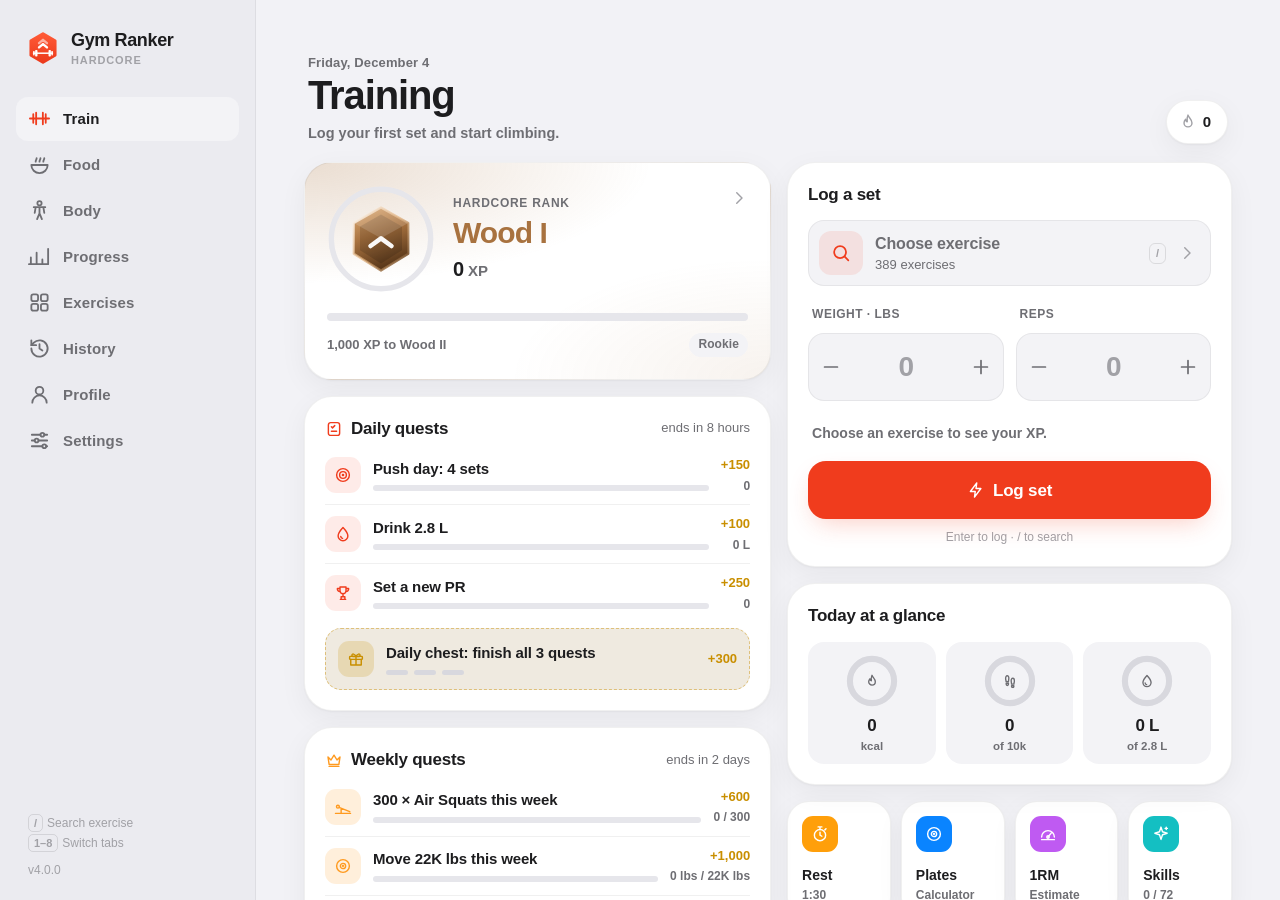
<file: index.html>
<!DOCTYPE html>
<html lang="de">
<head>
<meta charset="UTF-8">
<meta name="viewport" content="width=device-width, initial-scale=1, viewport-fit=cover, interactive-widget=resizes-content">
<title>Gym Ranker — Hardcore</title>
<meta name="description" content="Gym Ranker: logge Sätze, farme XP und steig in 33 Rängen von Holz bis Champion auf. Kalorienrechner, Gewichts-Journey, Schritte, Calisthenics-Skills, Quests und Erfolge. Offline, ohne Account.">
<meta name="theme-color" content="#000000">
<meta name="color-scheme" content="dark light">
<meta name="author" content="Emre">
<meta property="og:title" content="Gym Ranker — Hardcore">
<meta property="og:description" content="300+ Übungen. Logge Sätze, farme XP und steige von Holz bis Champion auf.">
<meta property="og:image" content="https://emre1001.github.io/Gym-Ranker/icon.png">
<meta property="og:url" content="https://emre1001.github.io/Gym-Ranker/">
<meta name="twitter:card" content="summary">
<meta name="apple-mobile-web-app-capable" content="yes">
<meta name="mobile-web-app-capable" content="yes">
<meta name="apple-mobile-web-app-status-bar-style" content="black-translucent">
<meta name="apple-mobile-web-app-title" content="Gym Ranker">
<link rel="manifest" href="manifest.json">
<link rel="icon" href="favicon.svg" type="image/svg+xml">
<link rel="icon" href="icon-192.png" sizes="192x192" type="image/png">
<link rel="apple-touch-icon" href="apple-touch-icon.png">
<script>(function(){try{var t=localStorage.getItem('gr_theme');if(t!=='light'&&t!=='dark')t=matchMedia('(prefers-color-scheme: light)').matches?'light':'dark';document.documentElement.setAttribute('data-theme',t)}catch(e){document.documentElement.setAttribute('data-theme','dark')}})()</script>
<link rel="stylesheet" href="css/app.css">
<link rel="stylesheet" href="css/features.css">
</head>
<body>
<div id="splash" aria-hidden="true">
  <svg class="splash-logo" viewBox="0 0 64 64">
    <defs><linearGradient id="spG" x1="0" y1="0" x2="0" y2="1"><stop offset="0" stop-color="#ff5a36"/><stop offset="1" stop-color="#ec3a1c"/></linearGradient></defs>
    <path class="lg-badge" d="M32 5.5 54.5 18.5V45.5L32 58.5 9.5 45.5V18.5Z" fill="url(#spG)" stroke="url(#spG)" stroke-width="6" stroke-linejoin="round"/>
    <g class="lg-chev c3" fill="#fff"><path d="M13 40.4h38v2.8H13z"/><rect x="17.2" y="35.6" width="4.4" height="12.4" rx="1.5"/><rect x="42.4" y="35.6" width="4.4" height="12.4" rx="1.5"/><rect x="13.4" y="37.6" width="2.9" height="8.4" rx="1.1"/><rect x="47.7" y="37.6" width="2.9" height="8.4" rx="1.1"/></g>
    <path class="lg-chev c2" d="M24.5 31 32 24.5 39.5 31" fill="none" stroke="#fff" stroke-width="4.4" stroke-linecap="round" stroke-linejoin="round"/>
    <path class="lg-chev c1" d="M24.5 23 32 16.5 39.5 23" fill="none" stroke="#fff" stroke-width="4.4" stroke-linecap="round" stroke-linejoin="round" stroke-opacity=".55"/>
  </svg>
</div>

<header class="navbar" id="navbar" aria-hidden="true"><span id="navbarTitle"></span></header>

<main class="main" id="main">

<!-- ================= TRAIN ================= -->
<section class="page" id="page-train" data-title="navTrain">
  <div class="ph">
    <div class="ph-main"><div class="ph-eyebrow" id="todayDate"></div><h1 class="ph-title" id="helloTitle"></h1><p class="ph-sub" id="motd"></p></div>
    <div class="ph-actions"><button class="streak-pill" id="streakPill" aria-label="Streak"><svg class="ico sm"><use href="#i-flame"/></svg><span class="num" id="streakNum">0</span></button></div>
  </div>
  <div class="grid-train">
    <div class="col">
      <article class="card hero o1" id="hero" role="button" tabindex="0" aria-describedby="heroNext">
        <div class="hero-top">
          <div class="hero-emblem">
            <svg class="ring" viewBox="0 0 100 100"><circle class="ring-bg" cx="50" cy="50" r="46"/><circle class="ring-fg" id="heroRing" cx="50" cy="50" r="46" pathLength="100"/></svg>
            <div id="heroEmblem"></div>
          </div>
          <div class="hero-info">
            <div class="eyebrow" data-i18n="rankTitle"></div>
            <div class="hero-rank" id="heroRank"></div>
            <div class="hero-xp"><b class="num" id="heroXp">0</b> XP</div>
          </div>
          <svg class="ico sm hero-chev"><use href="#i-chev-r"/></svg>
        </div>
        <div class="bar"><i id="heroBar"></i></div>
        <div class="hero-foot"><span id="heroNext"></span><span id="heroStatus"></span></div>
      </article>
      <article class="card quest-card o3" id="questCard">
        <div class="card-head"><h2 class="card-title"><svg class="ico sm"><use href="#i-quest"/></svg><span data-i18n="dailyQuests"></span></h2><span class="card-sub" id="questSub"></span></div>
        <div id="questList"></div>
        <button class="quest chest" id="chestRow"></button>
      </article>
      <article class="card quest-card weekly o5" id="weekCard">
        <div class="card-head"><h2 class="card-title"><svg class="ico sm"><use href="#i-crown"/></svg><span data-i18n="weeklyQuests"></span></h2><span class="card-sub" id="weekSub"></span></div>
        <div id="weekList"></div>
      </article>
      <article class="card o6" id="todayCard">
        <div class="card-head"><h2 class="card-title" data-i18n="today"></h2><span class="card-sub" id="todaySub"></span></div>
        <div class="today-top">
          <div class="goal-ring" id="goalRing">
            <svg viewBox="0 0 100 100"><circle class="ring-bg" cx="50" cy="50" r="42"/><circle class="ring-fg" id="goalRingFg" cx="50" cy="50" r="42" pathLength="100"/></svg>
            <div class="gr-text"><div><b class="num" id="todaySets">0</b><small id="todaySetsLbl"></small></div></div>
          </div>
          <div class="today-stats">
            <div class="kv"><b class="num" id="todayXp">0</b><span>XP</span></div>
            <div class="kv"><b class="num" id="todayEx">0</b><span data-i18n="exercises"></span></div>
            <div class="kv"><b class="num" id="todayVol">0</b><span data-i18n="volume"></span></div>
            <div class="kv"><b class="num" id="todayTime">–</b><span data-i18n="duration"></span></div>
          </div>
        </div>
        <div class="today-list" id="todayList"></div>
      </article>
    </div>
    <div class="col">
      <article class="card o2" id="logger">
        <div class="card-head"><h2 class="card-title" data-i18n="logTitle"></h2><span class="pill neutral" id="setNo" hidden></span></div>
        <button class="picker unset" id="picker" aria-haspopup="dialog">
          <span class="ph-ico" id="pickerTile"><svg class="ico"><use href="#i-search"/></svg></span>
          <span class="picker-main"><span class="picker-name" id="pickerName"></span><span class="picker-sub" id="pickerSub"></span></span>
          <kbd>/</kbd>
          <svg class="ico sm dim"><use href="#i-chev-r"/></svg>
        </button>
        <div class="recent chips" id="recentRow"></div>
        <div class="steppers">
          <div class="field"><div class="field-head"><label for="inWeight" id="lblWeight"></label></div>
            <div class="stepper"><button type="button" data-step="w-1" aria-label="−"><svg class="ico"><use href="#i-minus"/></svg></button><input id="inWeight" type="text" inputmode="decimal" placeholder="0" autocomplete="off" enterkeyhint="next"><button type="button" data-step="w1" aria-label="+"><svg class="ico"><use href="#i-plus"/></svg></button></div>
          </div>
          <div class="field"><div class="field-head"><label for="inReps" id="lblReps"></label><button type="button" class="sw-btn" id="swBtn" hidden aria-pressed="false"><svg class="ico xs"><use href="#i-timer"/></svg><span id="swLbl" data-i18n="stopwatch"></span></button></div>
            <div class="stepper"><button type="button" data-step="r-1" aria-label="−"><svg class="ico"><use href="#i-minus"/></svg></button><input id="inReps" type="text" inputmode="numeric" placeholder="0" autocomplete="off" enterkeyhint="done"><button type="button" data-step="r1" aria-label="+"><svg class="ico"><use href="#i-plus"/></svg></button></div>
          </div>
        </div>
        <p class="mode-hint" id="modeHint" hidden></p>
        <div class="preview" id="preview"></div>
        <button class="btn btn-primary btn-log" id="btnLog"><span class="btn-label"><svg class="ico sm"><use href="#i-bolt"/></svg><span data-i18n="logSet"></span></span><svg class="btn-check" viewBox="0 0 24 24"><path d="M5 12.5l4.5 4.5L19 7.5"/></svg></button>
        <div class="log-hint" data-i18n="logHint"></div>
      </article>
      <article class="card day-card o4" id="dayCard">
        <div class="card-head"><h2 class="card-title" data-i18n="dayOverview"></h2></div>
        <div class="day-tiles" id="dayTiles"></div>
      </article>
      <div class="tools o7">
        <button class="tool" data-tool="timer"><span class="t-ico" style="background:#ff9f0a"><svg class="ico sm"><use href="#i-timer"/></svg></span><span><span data-i18n="toolTimer"></span><small id="toolTimerSub"></small></span></button>
        <button class="tool" data-tool="plates"><span class="t-ico" style="background:#0a84ff"><svg class="ico sm"><use href="#i-plate"/></svg></span><span><span data-i18n="toolPlates"></span><small data-i18n="toolPlatesSub"></small></span></button>
        <button class="tool" data-tool="orm"><span class="t-ico" style="background:#bf5af2"><svg class="ico sm"><use href="#i-gauge"/></svg></span><span><span data-i18n="toolOrm"></span><small data-i18n="toolOrmSub"></small></span></button>
        <button class="tool" data-tool="skills"><span class="t-ico" style="background:#14bfc2"><svg class="ico sm"><use href="#i-spark"/></svg></span><span><span data-i18n="skills"></span><small id="toolSkillsSub"></small></span></button>
      </div>
    </div>
  </div>
</section>

<!-- ================= FOOD ================= -->
<section class="page" id="page-food" data-title="navFood">
  <div class="ph">
    <div class="ph-main"><div class="ph-eyebrow" id="foodEyebrow"></div><h1 class="ph-title" data-i18n="titleFood"></h1></div>
    <div class="ph-actions day-nav"><button class="icon-btn" id="foodPrev" data-i18n-aria="prevDay"><svg class="ico sm"><use href="#i-chev-l"/></svg></button><span id="foodDayLbl" class="num"></span><button class="icon-btn" id="foodNext" data-i18n-aria="nextDay"><svg class="ico sm"><use href="#i-chev-r"/></svg></button></div>
  </div>
  <div id="foodView"></div>
</section>

<!-- ================= BODY ================= -->
<section class="page" id="page-body" data-title="navBody">
  <div class="ph">
    <div class="ph-main"><div class="ph-eyebrow" id="bodyEyebrow"></div><h1 class="ph-title" data-i18n="titleBody"></h1></div>
  </div>
  <div id="bodyView"></div>
</section>

<!-- ================= LIBRARY ================= -->
<section class="page" id="page-library" data-title="navLibrary">
  <div class="ph">
    <div class="ph-main"><button class="back-btn" data-back data-i18n-aria="goBack"><svg class="ico sm"><use href="#i-chev-l"/></svg><span data-i18n="navProfile"></span></button><div class="ph-eyebrow" id="libEyebrow"></div><h1 class="ph-title" data-i18n="titleLibrary"></h1></div>
    <div class="ph-actions"><button class="btn btn-secondary btn-sm" id="btnNewEx"><svg class="ico xs"><use href="#i-plus"/></svg><span data-i18n="newExercise"></span></button></div>
  </div>
  <div class="lib-tools">
    <div class="search" id="libSearchWrap"><svg class="ico sm"><use href="#i-search"/></svg><input id="libSearch" type="search" autocomplete="off" data-i18n-ph="searchPh"><button class="clear" aria-label="Clear"><svg class="ico xs"><use href="#i-x"/></svg></button></div>
    <div class="chips" id="muscleChips"></div>
    <div class="chips" id="equipChips"></div>
  </div>
  <div class="lib-meta"><span id="libCount"></span><button class="chip" id="favChip"><svg class="ico xs"><use href="#i-star"/></svg><span data-i18n="favorites"></span></button></div>
  <div class="list stagger" id="libList"></div>
  <button class="btn btn-secondary btn-sm more-btn" id="libMore" hidden></button>
</section>

<!-- ================= HISTORY ================= -->
<section class="page" id="page-history" data-title="navHistory">
  <div class="ph">
    <div class="ph-main"><button class="back-btn" data-back data-i18n-aria="goBack"><svg class="ico sm"><use href="#i-chev-l"/></svg><span data-i18n="navProfile"></span></button><div class="ph-eyebrow" id="histEyebrow"></div><h1 class="ph-title" data-i18n="titleHistory"></h1></div>
  </div>
  <div id="histList"></div>
  <button class="btn btn-secondary btn-sm more-btn" id="histMore" hidden></button>
</section>

<!-- ================= PROGRESS ================= -->
<section class="page" id="page-progress" data-title="navProgress">
  <div class="ph">
    <div class="ph-main"><div class="ph-eyebrow" id="progEyebrow"></div><h1 class="ph-title" data-i18n="titleProgress"></h1></div>
  </div>
  <div class="seg lg" id="progSeg" style="margin-bottom:16px">
    <button data-v="overview" data-i18n="segOverview"></button>
    <button data-v="body" data-i18n="segBody"></button>
    <button data-v="skills" data-i18n="skills"></button>
    <button data-v="records" data-i18n="segRecords"></button>
  </div>
  <div id="progView"></div>
</section>

<!-- ================= PROFILE ================= -->
<section class="page" id="page-profile" data-title="navProfile">
  <div class="ph">
    <div class="ph-main"><div class="ph-eyebrow" id="profEyebrow"></div><h1 class="ph-title" data-i18n="titleProfile"></h1></div>
  </div>
  <div id="profileView"></div>
</section>

<!-- ================= SETTINGS ================= -->
<section class="page" id="page-settings" data-title="navSettings">
  <div class="ph">
    <div class="ph-main"><button class="back-btn" data-back data-i18n-aria="goBack"><svg class="ico sm"><use href="#i-chev-l"/></svg><span data-i18n="navProfile"></span></button><div class="ph-eyebrow">Gym Ranker</div><h1 class="ph-title" data-i18n="titleSettings"></h1></div>
  </div>
  <div class="settings-wrap" id="settingsView"></div>
</section>

</main>

<!-- ================= TAB BAR / SIDEBAR ================= -->
<nav class="tabbar" id="tabbar" aria-label="Navigation">
  <div class="brand"><span id="brandLogo"></span><div>Gym Ranker<small>Hardcore</small></div></div>
  <div class="tabs" role="tablist">
    <span class="tab-ind" id="tabInd"></span>
    <button class="tab" role="tab" data-page="train"><svg class="ico"><use href="#i-train"/></svg><span data-i18n="navTrain"></span></button>
    <button class="tab" role="tab" data-page="food"><svg class="ico"><use href="#i-food"/></svg><span data-i18n="navFood"></span></button>
    <button class="tab" role="tab" data-page="body"><svg class="ico"><use href="#i-body"/></svg><span data-i18n="navBody"></span></button>
    <button class="tab" role="tab" data-page="progress"><svg class="ico"><use href="#i-chart"/></svg><span data-i18n="navProgress"></span></button>
    <button class="tab side" role="tab" data-page="library"><svg class="ico"><use href="#i-library"/></svg><span data-i18n="navLibrary"></span></button>
    <button class="tab side" role="tab" data-page="history"><svg class="ico"><use href="#i-history"/></svg><span data-i18n="navHistory"></span></button>
    <button class="tab" role="tab" data-page="profile"><svg class="ico"><use href="#i-user"/></svg><span data-i18n="navProfile"></span></button>
    <button class="tab side" role="tab" data-page="settings"><svg class="ico"><use href="#i-sliders"/></svg><span data-i18n="navSettings"></span></button>
  </div>
  <div class="side-foot" id="sideFoot"></div>
</nav>

<!-- ================= OVERLAYS ================= -->
<div class="timer-pill" id="timerPill" role="timer" aria-live="off">
  <div class="tp-ring"><svg viewBox="0 0 44 44"><circle class="bg" cx="22" cy="22" r="18"/><circle class="fg" id="tpFg" cx="22" cy="22" r="18" pathLength="100"/></svg><svg class="ico"><use href="#i-timer"/></svg></div>
  <div><span class="tp-label" data-i18n="rest"></span><span class="tp-time" id="tpTime">0:00</span></div>
  <button class="tp-btn" id="tpAdd">+30</button>
  <button class="tp-btn" id="tpSkip" aria-label="Skip"><svg class="ico sm"><use href="#i-x"/></svg></button>
</div>

<div class="toasts" id="toasts" aria-live="polite"></div>

<div class="sheet-backdrop" id="sheetBackdrop"></div>
<div class="sheet" id="sheet" role="dialog" aria-modal="true" aria-labelledby="sheetTitle" tabindex="-1">
  <div class="sheet-grab" id="sheetGrab"><span class="grabber"></span><div class="sheet-head"><h3 id="sheetTitle"></h3><button class="icon-btn" id="sheetClose" aria-label="Close"><svg class="ico sm"><use href="#i-x"/></svg></button></div></div>
  <div class="sheet-body" id="sheetBody"></div>
</div>

<div class="celebrate" id="celebrate" role="dialog" aria-modal="true">
  <canvas id="fx"></canvas>
  <div class="cel-inner">
    <div class="cel-emb"><div class="cel-rays"></div><div class="emb-wrap" id="celEmb"></div></div>
    <div class="cel-eyebrow" id="celEyebrow"></div>
    <div class="cel-name" id="celName"></div>
    <div class="cel-sub" id="celSub"></div>
    <button class="btn" id="celBtn"></button>
  </div>
</div>

<input type="file" id="fileImport" accept="application/json,.json,.txt" hidden>

<!-- ================= ICONS ================= -->
<svg width="0" height="0" style="position:absolute" aria-hidden="true">
  <symbol id="i-train" viewBox="0 0 24 24"><path d="M2 12h20M5.5 7.5v9M8.5 6v12M18.5 7.5v9M15.5 6v12"/></symbol>
  <symbol id="i-library" viewBox="0 0 24 24"><rect x="3.5" y="3.5" width="7" height="7" rx="2"/><rect x="13.5" y="3.5" width="7" height="7" rx="2"/><rect x="3.5" y="13.5" width="7" height="7" rx="2"/><rect x="13.5" y="13.5" width="7" height="7" rx="2"/></symbol>
  <symbol id="i-history" viewBox="0 0 24 24"><path d="M3.5 12a8.5 8.5 0 1 0 2.6-6.1L3.5 8.5"/><path d="M3.5 3.5v5h5M12 7.5V12l3 2"/></symbol>
  <symbol id="i-chart" viewBox="0 0 24 24"><path d="M4 20V13M10 20V8M16 20v-5M22 20V4M2 20h20" transform="translate(-1 0)"/></symbol>
  <symbol id="i-sliders" viewBox="0 0 24 24"><path d="M4 6h9M17 6h3M4 12h3M11 12h9M4 18h11M19 18h1"/><circle cx="15" cy="6" r="2"/><circle cx="9" cy="12" r="2"/><circle cx="17" cy="18" r="2"/></symbol>
  <symbol id="i-search" viewBox="0 0 24 24"><circle cx="11" cy="11" r="6.5"/><path d="M20 20l-4.2-4.2"/></symbol>
  <symbol id="i-plus" viewBox="0 0 24 24"><path d="M12 5v14M5 12h14"/></symbol>
  <symbol id="i-minus" viewBox="0 0 24 24"><path d="M5 12h14"/></symbol>
  <symbol id="i-x" viewBox="0 0 24 24"><path d="M6 6l12 12M18 6L6 18"/></symbol>
  <symbol id="i-check" viewBox="0 0 24 24"><path d="M5 12.5l4.5 4.5L19 7.5"/></symbol>
  <symbol id="i-chev-r" viewBox="0 0 24 24"><path d="M9 5l7 7-7 7"/></symbol>
  <symbol id="i-chev-d" viewBox="0 0 24 24"><path d="M5 9l7 7 7-7"/></symbol>
  <symbol id="i-star" viewBox="0 0 24 24"><path d="M12 3.5l2.6 5.3 5.9.9-4.3 4.1 1 5.8-5.2-2.8-5.2 2.8 1-5.8-4.3-4.1 5.9-.9z"/></symbol>
  <symbol id="i-flame" viewBox="0 0 24 24"><path d="M12 2.8c.9 3.4 5.3 5.6 5.3 10.4a5.3 5.3 0 0 1-10.6 0c0-2.2 1-3.7 2.1-4.8.1 2 1 3.2 2.2 3.2-.3-3.1-.6-5.7 1-8.8z"/></symbol>
  <symbol id="i-trophy" viewBox="0 0 24 24"><path d="M8 4h8v5a4 4 0 0 1-8 0zM8 6H4.5a3.5 3.5 0 0 0 3.7 4M16 6h3.5a3.5 3.5 0 0 1-3.7 4M12 13v4M8.5 20.5h7M9.5 17h5v3.5h-5z"/></symbol>
  <symbol id="i-timer" viewBox="0 0 24 24"><circle cx="12" cy="13.5" r="7.5"/><path d="M12 9.5v4l2.5 1.5M9.5 2.5h5M12 2.5V6M18.5 6.5l1.5-1.5"/></symbol>
  <symbol id="i-trash" viewBox="0 0 24 24"><path d="M4 7h16M10 11v6M14 11v6M5.5 7l1 12.2A2 2 0 0 0 8.5 21h7a2 2 0 0 0 2-1.8L18.5 7M9 7V4h6v3"/></symbol>
  <symbol id="i-undo" viewBox="0 0 24 24"><path d="M9 14L4 9l5-5"/><path d="M4 9h10.5a5.5 5.5 0 0 1 0 11H11"/></symbol>
  <symbol id="i-download" viewBox="0 0 24 24"><path d="M12 4v11M7 10.5l5 5 5-5M5 20h14"/></symbol>
  <symbol id="i-upload" viewBox="0 0 24 24"><path d="M12 20V9M7 13.5l5-5 5 5M5 4h14"/></symbol>
  <symbol id="i-copy" viewBox="0 0 24 24"><rect x="8.5" y="8.5" width="12" height="12" rx="2.5"/><path d="M15.5 8.5V6a2.5 2.5 0 0 0-2.5-2.5H6A2.5 2.5 0 0 0 3.5 6v7A2.5 2.5 0 0 0 6 15.5h2.5"/></symbol>
  <symbol id="i-share" viewBox="0 0 24 24"><path d="M12 3v12M8 7l4-4 4 4M5 11v8a2 2 0 0 0 2 2h10a2 2 0 0 0 2-2v-8"/></symbol>
  <symbol id="i-gauge" viewBox="0 0 24 24"><path d="M3.5 16a8.5 8.5 0 1 1 17 0"/><path d="M12 16l4.5-5.5"/><circle cx="12" cy="16" r="1.6"/><path d="M3.5 19.5h17"/></symbol>
  <symbol id="i-plate" viewBox="0 0 24 24"><circle cx="12" cy="12" r="8.5"/><circle cx="12" cy="12" r="3.5"/><circle cx="12" cy="12" r=".6"/></symbol>
  <symbol id="i-sun" viewBox="0 0 24 24"><circle cx="12" cy="12" r="4"/><path d="M12 2.5v2M12 19.5v2M4.6 4.6l1.4 1.4M18 18l1.4 1.4M2.5 12h2M19.5 12h2M4.6 19.4L6 18M18 6l1.4-1.4"/></symbol>
  <symbol id="i-moon" viewBox="0 0 24 24"><path d="M20 14.5A8.5 8.5 0 0 1 9.5 4a8.5 8.5 0 1 0 10.5 10.5z"/></symbol>
  <symbol id="i-auto" viewBox="0 0 24 24"><circle cx="12" cy="12" r="8.5"/><path d="M12 3.5v17a8.5 8.5 0 0 0 0-17z" fill="currentColor" stroke="none"/></symbol>
  <symbol id="i-globe" viewBox="0 0 24 24"><circle cx="12" cy="12" r="8.5"/><path d="M3.5 12h17M12 3.5c2.4 2.6 3.5 5.4 3.5 8.5s-1.1 5.9-3.5 8.5c-2.4-2.6-3.5-5.4-3.5-8.5s1.1-5.9 3.5-8.5z"/></symbol>
  <symbol id="i-scale" viewBox="0 0 24 24"><path d="M6.5 20.5h11l-1.6-11.5H8.1z"/><path d="M9 9a3 3 0 0 1 6 0"/></symbol>
  <symbol id="i-target" viewBox="0 0 24 24"><circle cx="12" cy="12" r="8.5"/><circle cx="12" cy="12" r="4.5"/><circle cx="12" cy="12" r=".8"/></symbol>
  <symbol id="i-info" viewBox="0 0 24 24"><circle cx="12" cy="12" r="8.5"/><path d="M12 11v5.5M12 7.8v.1"/></symbol>
  <symbol id="i-pencil" viewBox="0 0 24 24"><path d="M4 20l1-4.5L16.5 4a2.1 2.1 0 0 1 3 3L8 18.5z"/></symbol>
  <symbol id="i-bolt" viewBox="0 0 24 24"><path d="M13 2.5L4.5 14H11l-1 7.5L18.5 10H12z"/></symbol>
  <symbol id="i-phone" viewBox="0 0 24 24"><rect x="6.5" y="2.5" width="11" height="19" rx="2.8"/><path d="M12 7v7M9 11l3 3 3-3"/></symbol>
  <symbol id="i-vibrate" viewBox="0 0 24 24"><rect x="8" y="4" width="8" height="16" rx="2"/><path d="M4.5 8.5v7M19.5 8.5v7M2 10.5v3M22 10.5v3"/></symbol>
  <symbol id="i-sound" viewBox="0 0 24 24"><path d="M4 9.5h3.5L12 5.5v13l-4.5-4H4z"/><path d="M15.5 9a4 4 0 0 1 0 6M18 6.5a7.5 7.5 0 0 1 0 11"/></symbol>
  <symbol id="i-file" viewBox="0 0 24 24"><path d="M14 3.5H7A2.5 2.5 0 0 0 4.5 6v12A2.5 2.5 0 0 0 7 20.5h10a2.5 2.5 0 0 0 2.5-2.5V9z"/><path d="M14 3.5V9h5.5M8.5 13h7M8.5 16.5h5"/></symbol>
  <symbol id="i-table" viewBox="0 0 24 24"><rect x="3.5" y="4.5" width="17" height="15" rx="2.5"/><path d="M3.5 9.5h17M3.5 14.5h17M9.5 9.5v10"/></symbol>
  <symbol id="i-key" viewBox="0 0 24 24"><circle cx="8" cy="15" r="4.5"/><path d="M11.2 11.8L20 3M16.5 6.5l3 3M14 9l2 2"/></symbol>
  <symbol id="i-skull" viewBox="0 0 24 24"><path d="M12 3a8 8 0 0 0-8 8c0 2.6 1.3 4.6 3 5.8V20h10v-3.2c1.7-1.2 3-3.2 3-5.8a8 8 0 0 0-8-8z"/><circle cx="9" cy="11.5" r="1.6"/><circle cx="15" cy="11.5" r="1.6"/><path d="M10.5 20v-2.5M13.5 20v-2.5"/></symbol>
  <symbol id="i-play" viewBox="0 0 24 24"><path d="M8 5.5v13l10.5-6.5z"/></symbol>
  <symbol id="i-github" viewBox="0 0 24 24"><path d="M9 19c-4.3 1.4-4.3-2.5-6-3m12 5v-3.5c0-1 .1-1.4-.5-2 2.8-.3 5.5-1.4 5.5-6a4.6 4.6 0 0 0-1.3-3.2 4.2 4.2 0 0 0-.1-3.2s-1.1-.3-3.5 1.3a12.3 12.3 0 0 0-6.2 0C6.5 2.8 5.4 3.1 5.4 3.1a4.2 4.2 0 0 0-.1 3.2A4.6 4.6 0 0 0 4 9.5c0 4.6 2.7 5.7 5.5 6-.6.6-.6 1.2-.5 2V21"/></symbol>
  <symbol id="i-keyboard" viewBox="0 0 24 24"><rect x="2.5" y="6" width="19" height="12" rx="2.5"/><path d="M6 10h.01M10 10h.01M14 10h.01M18 10h.01M7.5 14h9"/></symbol>
  <symbol id="i-chev-l" viewBox="0 0 24 24"><path d="M15 5l-7 7 7 7"/></symbol>
  <symbol id="i-user" viewBox="0 0 24 24"><circle cx="12" cy="8" r="4"/><path d="M4.5 20.5a7.5 7.5 0 0 1 15 0"/></symbol>
  <symbol id="i-food" viewBox="0 0 24 24"><path d="M3.5 12.5h17a8.5 8.5 0 0 1-17 0z"/><path d="M8 9c0-1.5 1-2 1-3.5M12 9c0-1.5 1-2 1-3.5M16 9c0-1.5 1-2 1-3.5"/></symbol>
  <symbol id="i-apple" viewBox="0 0 24 24"><path d="M12 7.5c-1.6-1.2-4-1.4-5.6 0-2.4 2-2 6.3.2 9.5 1.3 1.9 2.8 3.4 4.2 2.6.8-.5 1.6-.5 2.4 0 1.4.8 2.9-.7 4.2-2.6 2.2-3.2 2.6-7.5.2-9.5-1.6-1.4-4-1.2-5.6 0z"/><path d="M12 7.5c0-2 1-3.5 3-4"/></symbol>
  <symbol id="i-body" viewBox="0 0 24 24"><circle cx="12" cy="4.5" r="2.2"/><path d="M6 8.5h12M12 8.5v6.5M9.5 21l2.5-6 2.5 6M8 8.5l-1 6M16 8.5l1 6"/></symbol>
  <symbol id="i-steps" viewBox="0 0 24 24"><path d="M7.5 3.5c1.8 0 2.8 2 2.6 4.6-.1 1.8-.6 3.4-.6 4.9H5.8c0-1.5-.8-3.1-.8-5.2 0-2.4 1-4.3 2.5-4.3zM5.9 15.5h3.6v1.8a1.8 1.8 0 0 1-3.6 0zM16.5 7.5c1.5 0 2.5 1.9 2.5 4.3 0 2.1-.8 3.7-.8 5.2h-3.7c0-1.5-.5-3.1-.6-4.9-.2-2.6.8-4.6 2.6-4.6zM14.5 19.5h3.6v1.2a1.8 1.8 0 0 1-3.6 0z"/></symbol>
  <symbol id="i-drop" viewBox="0 0 24 24"><path d="M12 3.2s6.5 6.8 6.5 11.3a6.5 6.5 0 0 1-13 0C5.5 10 12 3.2 12 3.2z"/><path d="M9 15.2a3 3 0 0 0 2.4 2.6"/></symbol>
  <symbol id="i-ruler" viewBox="0 0 24 24"><rect x="2.5" y="8" width="19" height="8" rx="2"/><path d="M6.5 8v3M10 8v4.5M13.5 8v3M17 8v4.5"/></symbol>
  <symbol id="i-quest" viewBox="0 0 24 24"><rect x="4.5" y="3.5" width="15" height="17" rx="3"/><path d="M8.5 9l1.5 1.5 3-3M8.5 15h7"/></symbol>
  <symbol id="i-crown" viewBox="0 0 24 24"><path d="M4 8l4 4 4-6.5 4 6.5 4-4-1.5 10h-13z"/><path d="M5.5 20.5h13"/></symbol>
  <symbol id="i-spark" viewBox="0 0 24 24"><path d="M12 2.8l2 6.2 6.2 2-6.2 2-2 6.2-2-6.2-6.2-2 6.2-2z"/><path d="M19 3v3M17.5 4.5h3"/></symbol>
  <symbol id="i-gift" viewBox="0 0 24 24"><rect x="3.5" y="8.5" width="17" height="4" rx="1"/><path d="M5 12.5v7.5h14v-7.5M12 8.5V20M12 8.5c-1.5-3.5-5.5-4-5.5-1.5S10 8.5 12 8.5zM12 8.5c1.5-3.5 5.5-4 5.5-1.5S14 8.5 12 8.5z"/></symbol>
  <symbol id="i-bulb" viewBox="0 0 24 24"><path d="M9 17.5h6M10 20.5h4M12 3a6 6 0 0 0-3.5 10.9c.6.5 1 1.2 1 2v1.6h5v-1.6c0-.8.4-1.5 1-2A6 6 0 0 0 12 3z"/></symbol>
  <symbol id="i-lock" viewBox="0 0 24 24"><rect x="5" y="10.5" width="14" height="10" rx="2.5"/><path d="M8 10.5V8a4 4 0 0 1 8 0v2.5"/></symbol>
  <symbol id="i-trend" viewBox="0 0 24 24"><path d="M3 17l6-6 4 4 8-8M15 7h6v6"/></symbol>
  <symbol id="i-trend-down" viewBox="0 0 24 24"><path d="M3 7l6 6 4-4 8 8M15 17h6v-6"/></symbol>
  <symbol id="i-refresh" viewBox="0 0 24 24"><path d="M20 11a8 8 0 0 0-14.5-4.5L3.5 9M4 13a8 8 0 0 0 14.5 4.5l2-2.5"/><path d="M3.5 4v5h5M20.5 20v-5h-5"/></symbol>
  <symbol id="i-calc" viewBox="0 0 24 24"><rect x="5" y="2.5" width="14" height="19" rx="2.5"/><rect x="8" y="5.5" width="8" height="4" rx="1"/><path d="M8.5 13h.01M12 13h.01M15.5 13h.01M8.5 17h.01M12 17h.01M15.5 17h.01"/></symbol>
  <symbol id="i-medal" viewBox="0 0 24 24"><path d="M8 2.5l2.5 6M16 2.5l-2.5 6"/><circle cx="12" cy="15" r="6"/><path d="M12 12l.9 1.9 2 .3-1.5 1.4.4 2-1.8-1-1.8 1 .4-2-1.5-1.4 2-.3z"/></symbol>
  <!-- calisthenics -->
  <symbol id="i-pullup" viewBox="0 0 24 24"><path d="M2.5 3.5h19M8.5 3.5L10 9.5M15.5 3.5L14 9.5M12 12v5M12 17l-2 4.5M12 17l2 4.5"/><circle cx="12" cy="8.6" r="1.8"/></symbol>
  <symbol id="i-pushup" viewBox="0 0 24 24"><path d="M2 20.5h20M7.5 12.8L21 18.2M9.5 13.6V20.5"/><circle cx="5.2" cy="11.6" r="1.9"/></symbol>
  <symbol id="i-dip" viewBox="0 0 24 24"><path d="M3 13.5h5M16 13.5h5M8 13.5l1.5-4.5M16 13.5l-1.5-4.5M12 8v7.5M12 15.5l-2 3 1.5 2.5"/><circle cx="12" cy="5.5" r="1.8"/></symbol>
  <symbol id="i-muscleup" viewBox="0 0 24 24"><path d="M2.5 14h19M8.5 14l1.5-5M15.5 14l-1.5-5M12 7.5v7M12 14.5l-1 6.5M12 14.5l1 6.5"/><circle cx="12" cy="4.8" r="1.8"/></symbol>
  <symbol id="i-handstand" viewBox="0 0 24 24"><path d="M3 21.5h18M10 21.5l1-6M14 21.5l-1-6M12 15.5V7.5M12 7.5L10 2.5M12 7.5l2-5"/><circle cx="12" cy="18" r="1.6"/></symbol>
  <symbol id="i-lever" viewBox="0 0 24 24"><path d="M2.5 3.5h19M9 3.5v7M9 10.5h12.5"/><circle cx="6.4" cy="10.5" r="1.7"/></symbol>
  <symbol id="i-planche" viewBox="0 0 24 24"><path d="M2 21h20M10 14.5V21M6.5 14.5h15"/><circle cx="4.4" cy="14.5" r="1.7"/></symbol>
  <symbol id="i-lsit" viewBox="0 0 24 24"><path d="M2 21h20M8.5 6.5v7.5h11.5M6.5 8l-1 13"/><circle cx="8.5" cy="4" r="1.7"/></symbol>
  <symbol id="i-pistol" viewBox="0 0 24 24"><path d="M2 21h20M9 6l1 6.5M10 12.5L7.5 16l2.5 5M10 12.5h11M9.5 8h7.5"/><circle cx="8.6" cy="3.9" r="1.7"/></symbol>
  <symbol id="i-flag" viewBox="0 0 24 24"><path d="M4 2v20M4 6l4.5 3.5M4 13l4.5-3.5M8.5 9.5H21"/><circle cx="10.5" cy="6.5" r="1.6"/></symbol>
  <symbol id="i-hang" viewBox="0 0 24 24"><path d="M2.5 3.5h19M10 3.5l1 7.5M14 3.5l-1 7.5M12 12v5M12 17l-1.5 4.5M12 17l1.5 4.5"/><circle cx="12" cy="9.6" r="1.6"/></symbol>
  <!-- equipment -->
  <symbol id="eq-barbell" viewBox="0 0 24 24"><path d="M1.8 12h20.4M5 7.5v9M7.8 9v6M19 7.5v9M16.2 9v6" stroke-width="2.2"/></symbol>
  <symbol id="eq-dumbbell" viewBox="0 0 24 24"><path d="M8.5 12h7M5.5 8v8M8.5 6.5v11M18.5 8v8M15.5 6.5v11" stroke-width="2.3"/></symbol>
  <symbol id="eq-kettlebell" viewBox="0 0 24 24"><path d="M8.8 9.3V7.5a3.2 3.2 0 0 1 6.4 0v1.8"/><path d="M12 8.8a6 6 0 0 1 5.6 8.2l-.6 1.5a2 2 0 0 1-1.9 1.3H8.9A2 2 0 0 1 7 18.5L6.4 17A6 6 0 0 1 12 8.8z"/></symbol>
  <symbol id="eq-cable" viewBox="0 0 24 24"><circle cx="12" cy="5" r="2.5"/><path d="M12 7.5v9M8 20h8M12 16.5L8.5 20M12 16.5l3.5 3.5"/></symbol>
  <symbol id="eq-machine" viewBox="0 0 24 24"><rect x="6.5" y="3" width="11" height="18" rx="2"/><path d="M6.5 8h11M6.5 12h11M6.5 16h11M12 3v5"/></symbol>
  <symbol id="eq-bodyweight" viewBox="0 0 24 24"><circle cx="12" cy="4.8" r="2.2"/><path d="M5.5 9.5h13M12 9.5v5M12 14.5l-3.5 6M12 14.5l3.5 6"/></symbol>
  <symbol id="eq-band" viewBox="0 0 24 24"><path d="M4.5 12c0-2.8 3.4-4.5 7.5-4.5s7.5 1.7 7.5 4.5-3.4 4.5-7.5 4.5-7.5-1.7-7.5-4.5z"/><path d="M2 12h2.5M19.5 12H22"/></symbol>
  <symbol id="eq-smith" viewBox="0 0 24 24"><path d="M5 2.5v19M19 2.5v19M2.5 11h19M8 8v6M16 8v6"/></symbol>
  <symbol id="eq-ezbar" viewBox="0 0 24 24"><path d="M1.8 12h3.4l2-2.2 2 4.4 2.8-4.4 2.8 4.4 2-4.4 2 2.2h3.4" stroke-width="2"/><path d="M4 8v8M20 8v8" stroke-width="2.2"/></symbol>
</svg>

<script src="js/back-stack.js"></script>
<script src="js/i18n/en.js"></script>
<script src="js/i18n/de.js"></script>
<script src="js/i18n/tr.js"></script>
<script src="js/data/exercises.js"></script>
<script src="js/data/body-svg.js"></script>
<script src="js/data/foods.js"></script>
<script src="js/data/tips.js"></script>
<script src="js/core.js"></script>
<script src="js/data/calisthenics.js"></script>
<script src="js/data/skills.js"></script>
<script src="js/ui.js"></script>
<script src="js/health.js"></script>
<script src="js/game.js"></script>
<script src="js/pages/train.js"></script>
<script src="js/pages/food.js"></script>
<script src="js/pages/body.js"></script>
<script src="js/pages/profile.js"></script>
<script src="js/pages/library.js"></script>
<script src="js/pages/history.js"></script>
<script src="js/pages/progress.js"></script>
<script src="js/pages/settings.js"></script>
<script src="js/tools.js"></script>
<script src="js/onboarding.js"></script>
<script src="js/app.js"></script>
</body>
</html>
</file>
<file: css/app.css>
/* ============================================================
   Gym Ranker 3 — Design System
   ============================================================ */
:root{
  color-scheme:dark;
  --bg:#000;--bg-2:#08080a;--surface:#111113;--surface-2:#1a1a1d;--surface-3:#252529;--surface-4:#323237;
  --line:rgba(255,255,255,.07);--line-2:rgba(255,255,255,.12);
  --text:#f5f5f7;--text-2:#a1a1a8;--text-3:#68686f;
  --accent:#ff4d2e;--accent-2:#ff8a3d;--accent-ink:#fff;--accent-soft:rgba(255,77,46,.14);--accent-glow:rgba(255,77,46,.38);
  --good:#30d158;--warn:#ffb340;--bad:#ff453a;--gold:#ffc83d;
  --good-soft:rgba(48,209,88,.14);--warn-soft:rgba(255,179,64,.14);--bad-soft:rgba(255,69,58,.15);
  --glass:rgba(22,22,24,.8);--glass-line:rgba(255,255,255,.09);
  --seg-ind:#3a3a3f;
  --shadow-1:0 1px 0 rgba(255,255,255,.035) inset,0 10px 30px rgba(0,0,0,.35);
  --shadow-2:0 30px 80px rgba(0,0,0,.65);
  --r-xl:28px;--r-lg:22px;--r-md:16px;--r-sm:12px;--r-xs:8px;
  --ease:cubic-bezier(.22,1,.36,1);--spring:cubic-bezier(.34,1.56,.64,1);--ease-io:cubic-bezier(.65,0,.35,1);
  --tab-h:64px;--side-w:256px;
  --safe-t:env(safe-area-inset-top,0px);--safe-b:env(safe-area-inset-bottom,0px);
  --font:-apple-system,BlinkMacSystemFont,"SF Pro Text","SF Pro Display","Inter","Segoe UI Variable Text","Segoe UI",Roboto,"Helvetica Neue",Arial,sans-serif;
  --tier:#ff4d2e;
}
:root[data-theme=light]{
  color-scheme:light;
  --bg:#f2f2f6;--bg-2:#ebebf0;--surface:#fff;--surface-2:#f3f3f6;--surface-3:#e6e6eb;--surface-4:#d8d8de;
  --line:rgba(0,0,0,.06);--line-2:rgba(0,0,0,.1);
  --text:#1d1d1f;--text-2:#6e6e73;--text-3:#a1a1a6;
  --accent:#f03c1d;--accent-2:#ff6a2f;--accent-soft:rgba(240,60,29,.1);--accent-glow:rgba(240,60,29,.28);
  --good:#1fa64a;--warn:#c97a00;--bad:#e5302a;--gold:#c98f00;
  --good-soft:rgba(31,166,74,.11);--warn-soft:rgba(201,122,0,.11);--bad-soft:rgba(229,48,42,.1);
  --glass:rgba(255,255,255,.8);--glass-line:rgba(0,0,0,.07);
  --seg-ind:#fff;
  --shadow-1:0 1px 2px rgba(0,0,0,.04),0 8px 28px rgba(0,0,0,.05);
  --shadow-2:0 30px 80px rgba(0,0,0,.2);
}

*,*::before,*::after{box-sizing:border-box}
html{-webkit-text-size-adjust:100%;text-size-adjust:100%;background:var(--bg);overflow-x:hidden}
body{margin:0;background:var(--bg);color:var(--text);font-family:var(--font);font-size:16px;line-height:1.4;-webkit-font-smoothing:antialiased;-moz-osx-font-smoothing:grayscale;-webkit-tap-highlight-color:transparent;min-height:100dvh;overflow-x:hidden;font-feature-settings:"ss01","cv11"}
button,input,select,textarea{font:inherit;color:inherit}
button{background:none;border:0;padding:0;cursor:pointer;-webkit-tap-highlight-color:transparent}
svg{display:block}
.ico{width:22px;height:22px;fill:none;stroke:currentColor;stroke-width:1.9;stroke-linecap:round;stroke-linejoin:round;flex-shrink:0}
.ico.sm{width:18px;height:18px}.ico.xs{width:15px;height:15px;stroke-width:2.2}.ico.lg{width:26px;height:26px}
.num{font-variant-numeric:tabular-nums;font-feature-settings:"tnum"}
[hidden]{display:none!important}
.ex-name,.ex-meta,.picker-name,.picker-sub{display:block}
.sr{position:absolute;width:1px;height:1px;overflow:hidden;clip:rect(0 0 0 0);white-space:nowrap}
:focus-visible{outline:2px solid var(--accent);outline-offset:2px;border-radius:10px}
::selection{background:var(--accent-soft)}
body.locked{overflow:hidden}

/* ---------- Splash ---------- */
#splash{position:fixed;inset:0;z-index:999;background:var(--bg);display:grid;place-items:center;transition:opacity .5s var(--ease),visibility .5s}
#splash.out{opacity:0;visibility:hidden}
#splash.out .splash-logo{transform:scale(1.18);filter:blur(6px)}
.splash-logo{width:92px;height:92px;transition:transform .6s var(--ease),filter .6s var(--ease)}
.splash-logo .lg-shield{stroke-dasharray:1;stroke-dashoffset:1;animation:draw .9s var(--ease-io) forwards}
.splash-logo .lg-chev{opacity:0;transform:translateY(8px);transform-box:fill-box;animation:chevIn .5s var(--spring) forwards}
.splash-logo .c1{animation-delay:.42s}.splash-logo .c2{animation-delay:.54s}.splash-logo .c3{animation-delay:.66s}
@keyframes draw{to{stroke-dashoffset:0}}
@keyframes chevIn{to{opacity:1;transform:none}}

/* ---------- Layout ---------- */
.main{max-width:600px;margin:0 auto;padding:calc(var(--safe-t) + 14px) 16px calc(var(--tab-h) + var(--safe-b) + 44px);transform-origin:50% 0;transition:transform .45s var(--ease),filter .45s var(--ease),border-radius .45s var(--ease)}
.page{display:none}
.page.active{display:block}
.page.in>*{animation:rise .6s var(--ease) both;animation-delay:calc(var(--i,0)*55ms)}
@keyframes rise{from{opacity:0;transform:translateY(16px) scale(.985)}to{opacity:1;transform:none}}
@keyframes fade{from{opacity:0}to{opacity:1}}
@keyframes pop{0%{transform:scale(1)}40%{transform:scale(1.35)}100%{transform:scale(1)}}
.stack{display:flex;flex-direction:column;gap:14px}
.col{display:contents}

/* page header */
.ph{display:flex;align-items:flex-end;justify-content:space-between;gap:12px;margin:10px 4px 18px;min-height:64px}
.ph-eyebrow{font-size:13px;font-weight:600;color:var(--text-2);letter-spacing:.01em;margin-bottom:2px;text-transform:capitalize}
.ph-title{margin:0;font-size:34px;line-height:1.08;font-weight:800;letter-spacing:-.028em}
.ph-actions{display:flex;gap:8px;align-items:center}

/* compact nav bar on scroll */
.navbar{position:fixed;top:0;left:0;right:0;z-index:40;height:calc(var(--safe-t) + 48px);padding-top:var(--safe-t);display:flex;align-items:center;justify-content:center;font-weight:650;font-size:16px;letter-spacing:-.01em;background:var(--glass);-webkit-backdrop-filter:saturate(180%) blur(20px);backdrop-filter:saturate(180%) blur(20px);border-bottom:1px solid var(--glass-line);opacity:0;transform:translateY(-6px);pointer-events:none;transition:opacity .25s var(--ease),transform .35s var(--ease)}
.navbar.show{opacity:1;transform:none}

/* ---------- Cards ---------- */
.card{background:var(--surface);border:1px solid var(--line);border-radius:var(--r-xl);padding:20px;box-shadow:var(--shadow-1);position:relative}
.card-head{display:flex;align-items:center;justify-content:space-between;gap:10px;margin-bottom:14px}
.card-title{margin:0;font-size:17px;font-weight:700;letter-spacing:-.015em}
.card-sub{font-size:13px;color:var(--text-2);font-weight:500}
.eyebrow{font-size:12px;font-weight:650;color:var(--text-2);letter-spacing:.06em;text-transform:uppercase}
.sec{display:flex;align-items:baseline;justify-content:space-between;margin:26px 6px 10px;font-size:13px;font-weight:650;color:var(--text-2);letter-spacing:.04em;text-transform:uppercase}
.muted{color:var(--text-2)}.dim{color:var(--text-3)}

/* ---------- Buttons ---------- */
.btn{display:inline-flex;align-items:center;justify-content:center;gap:8px;height:48px;padding:0 20px;border-radius:var(--r-md);font-weight:650;font-size:16px;letter-spacing:-.01em;transition:transform .25s var(--ease),background-color .2s,box-shadow .25s,opacity .2s;user-select:none;-webkit-user-select:none;white-space:nowrap}
.btn:active{transform:scale(.97)}
.btn-primary{background:var(--accent);color:var(--accent-ink);box-shadow:0 10px 26px -8px var(--accent-glow)}
.btn-secondary{background:var(--surface-2);color:var(--text);border:1px solid var(--line)}
.btn-ghost{color:var(--accent);height:40px;padding:0 12px}
.btn-danger{background:var(--bad-soft);color:var(--bad)}
.btn-block{width:100%}
.btn-sm{height:36px;padding:0 14px;font-size:14px;border-radius:var(--r-sm)}
.icon-btn{width:36px;height:36px;border-radius:50%;display:grid;place-items:center;background:var(--surface-2);color:var(--text-2);transition:transform .25s var(--ease),background .2s,color .2s}
.icon-btn:active{transform:scale(.9)}
@media (hover:hover){.btn-primary:hover{filter:brightness(1.07)}.btn-secondary:hover{background:var(--surface-3)}.icon-btn:hover{color:var(--text);background:var(--surface-3)}}

.chip{display:inline-flex;align-items:center;gap:6px;height:34px;padding:0 14px;border-radius:99px;background:var(--surface-2);border:1px solid var(--line);color:var(--text-2);font-size:14px;font-weight:600;white-space:nowrap;transition:background .2s,color .2s,border-color .2s,transform .25s var(--ease);flex-shrink:0}
.chip:active{transform:scale(.95)}
.chip.on{background:var(--text);color:var(--bg);border-color:transparent}
.chip .dot{width:8px;height:8px;border-radius:50%;background:var(--c,var(--accent))}
.chips{display:flex;gap:8px;overflow-x:auto;scrollbar-width:none;padding:2px 2px 4px;margin:0 -2px;scroll-snap-type:x proximity;-webkit-mask-image:linear-gradient(90deg,#000 calc(100% - 24px),transparent);mask-image:linear-gradient(90deg,#000 calc(100% - 24px),transparent)}
.chips::-webkit-scrollbar{display:none}
.chips>*{scroll-snap-align:start}

.pill{display:inline-flex;align-items:center;gap:5px;height:24px;padding:0 9px;border-radius:99px;font-size:12px;font-weight:700;letter-spacing:.01em;white-space:nowrap}
.pill.good{background:var(--good-soft);color:var(--good)}.pill.warn{background:var(--warn-soft);color:var(--warn)}.pill.bad{background:var(--bad-soft);color:var(--bad)}
.pill.accent{background:var(--accent-soft);color:var(--accent)}.pill.gold{background:color-mix(in srgb,var(--gold) 16%,transparent);color:var(--gold)}
.pill.neutral{background:var(--surface-2);color:var(--text-2)}
.pulse-dot{width:7px;height:7px;border-radius:50%;background:currentColor;position:relative}
.pulse-dot::after{content:"";position:absolute;inset:0;border-radius:50%;background:currentColor;animation:ping 1.8s var(--ease) infinite}
@keyframes ping{0%{transform:scale(1);opacity:.6}80%,100%{transform:scale(2.8);opacity:0}}

/* ---------- Inputs ---------- */
.search{position:relative;display:flex;align-items:center}
.search .ico{position:absolute;left:14px;color:var(--text-3);pointer-events:none}
.search input{width:100%;height:46px;border-radius:var(--r-md);border:1px solid transparent;background:var(--surface-2);padding:0 40px 0 44px;font-size:16px;outline:none;transition:border-color .2s,background .2s,box-shadow .2s}
.search input::placeholder{color:var(--text-3)}
.search input:focus{border-color:color-mix(in srgb,var(--accent) 50%,transparent);box-shadow:0 0 0 4px var(--accent-soft);background:var(--surface)}
.search .clear{position:absolute;right:8px;width:30px;height:30px;border-radius:50%;display:none;place-items:center;color:var(--text-3)}
.search.has .clear{display:grid}
.input{width:100%;height:50px;border-radius:var(--r-md);border:1px solid var(--line);background:var(--surface-2);padding:0 16px;font-size:16px;outline:none;transition:border-color .2s,box-shadow .2s}
.input:focus{border-color:color-mix(in srgb,var(--accent) 50%,transparent);box-shadow:0 0 0 4px var(--accent-soft)}
textarea.input{height:110px;padding:12px 16px;resize:none;font-family:ui-monospace,"SF Mono",Menlo,monospace;font-size:12px;line-height:1.5}
.label{display:block;font-size:13px;font-weight:600;color:var(--text-2);margin:0 4px 8px}
.form-row{margin-bottom:16px}

/* ---------- Segmented control ---------- */
.seg{position:relative;display:grid;grid-auto-flow:column;grid-auto-columns:1fr;background:var(--surface-3);padding:3px;border-radius:12px;isolation:isolate;min-width:0}
.seg button{position:relative;z-index:1;height:32px;padding:0 10px;border-radius:9px;font-size:13px;font-weight:600;color:var(--text-2);transition:color .25s;white-space:nowrap;display:flex;align-items:center;justify-content:center;gap:6px}
.seg button.on{color:var(--text)}
.seg .seg-ind{position:absolute;z-index:0;top:3px;bottom:3px;left:0;border-radius:9px;background:var(--seg-ind);box-shadow:0 3px 10px rgba(0,0,0,.14),0 0 0 .5px rgba(0,0,0,.04);transition:transform .45s var(--ease),width .45s var(--ease)}
.seg.lg button{height:38px;font-size:14px}

/* ---------- Switch ---------- */
.switch{position:relative;width:51px;height:31px;flex-shrink:0}
.switch input{position:absolute;inset:0;opacity:0;margin:0;cursor:pointer;z-index:1}
.switch span{position:absolute;inset:0;border-radius:99px;background:var(--surface-4);transition:background .3s var(--ease)}
.switch span::after{content:"";position:absolute;top:2px;left:2px;width:27px;height:27px;border-radius:50%;background:#fff;box-shadow:0 3px 8px rgba(0,0,0,.2),0 1px 1px rgba(0,0,0,.12);transition:transform .4s var(--spring),width .2s var(--ease)}
.switch input:checked+span{background:var(--good)}
.switch input:checked+span::after{transform:translateX(20px)}
.switch input:active+span::after{width:32px}
.switch input:checked:active+span::after{transform:translateX(15px)}

/* ---------- Hero / rank ---------- */
.hero{overflow:hidden;cursor:pointer;padding:22px;background:radial-gradient(120% 90% at 0% 0%,color-mix(in srgb,var(--tier) 24%,transparent),transparent 62%),radial-gradient(80% 80% at 100% 100%,color-mix(in srgb,var(--tier) 9%,transparent),transparent 70%),var(--surface);transition:transform .35s var(--ease),--tier .8s}
.hero:active{transform:scale(.985)}
.hero::after{content:"";position:absolute;inset:0;border-radius:inherit;pointer-events:none;background:linear-gradient(115deg,transparent 30%,rgba(255,255,255,.07) 45%,transparent 60%);transform:translateX(-100%);animation:sheen 5.5s var(--ease-io) 1.2s infinite}
@keyframes sheen{0%{transform:translateX(-100%)}30%,100%{transform:translateX(100%)}}
.hero-top{display:flex;align-items:center;gap:18px}
.hero-emblem{position:relative;width:108px;height:108px;flex-shrink:0;display:grid;place-items:center}
.hero-emblem .ring{position:absolute;inset:0;width:100%;height:100%;transform:rotate(-90deg)}
.ring-bg{fill:none;stroke:var(--surface-3);stroke-width:5}
.ring-fg{fill:none;stroke:var(--tier);stroke-width:5;stroke-linecap:round;stroke-dasharray:100;stroke-dashoffset:100;transition:stroke-dashoffset 1.4s var(--ease),stroke .6s;filter:drop-shadow(0 0 6px color-mix(in srgb,var(--tier) 60%,transparent))}
#heroEmblem{width:70px;height:70px;animation:float 6s var(--ease-io) infinite}
@keyframes float{0%,100%{transform:translateY(0)}50%{transform:translateY(-3px)}}
.hero-info{min-width:0;flex:1}
.hero-rank{font-size:30px;font-weight:800;letter-spacing:-.03em;line-height:1.1;margin:4px 0 6px;color:var(--tier);white-space:nowrap;overflow:hidden;text-overflow:ellipsis}
.hero-rank.fire,.tier-fire{background:linear-gradient(90deg,#ffd54a,#ff6a1f,#ff2d2d,#ffd54a);background-size:300% 100%;-webkit-background-clip:text;background-clip:text;color:transparent;animation:fire 3s linear infinite}
@keyframes fire{to{background-position:300% 0}}
.hero-xp{font-size:15px;font-weight:600;color:var(--text-2)}
.hero-xp b{color:var(--text);font-size:20px;font-weight:750;letter-spacing:-.02em}
.bar{height:8px;border-radius:99px;background:var(--surface-3);overflow:hidden;margin:20px 0 12px}
.bar i{display:block;height:100%;width:0;border-radius:inherit;background:linear-gradient(90deg,color-mix(in srgb,var(--tier) 70%,#000),var(--tier));transition:width 1.4s var(--ease);box-shadow:0 0 14px color-mix(in srgb,var(--tier) 55%,transparent)}
.hero-foot{display:flex;justify-content:space-between;align-items:center;gap:10px;font-size:13px;color:var(--text-2);font-weight:550}
.hero-foot>span:first-child{min-width:0;overflow:hidden;text-overflow:ellipsis;white-space:nowrap}
.hero-chev{color:var(--text-3);align-self:flex-start;margin-top:4px}

.streak-pill{display:inline-flex;align-items:center;gap:6px;height:36px;padding:0 14px 0 10px;border-radius:99px;background:var(--surface);border:1px solid var(--line);font-weight:750;font-size:15px;box-shadow:var(--shadow-1);transition:transform .25s var(--ease)}
.streak-pill:active{transform:scale(.94)}
.streak-pill .ico{color:var(--accent)}
.streak-pill.cold .ico{color:var(--text-3)}
.streak-pill.hot .ico{animation:flick 1.6s ease-in-out infinite}
@keyframes flick{0%,100%{transform:scale(1) rotate(0)}30%{transform:scale(1.08) rotate(-4deg)}60%{transform:scale(.96) rotate(3deg)}}

/* ---------- Logger ---------- */
.picker{width:100%;display:flex;align-items:center;gap:12px;min-height:64px;padding:10px 14px 10px 10px;border-radius:var(--r-md);background:var(--surface-2);border:1px solid var(--line);text-align:left;transition:transform .25s var(--ease),background .2s,border-color .2s}
.picker:active{transform:scale(.985)}
@media (hover:hover){.picker:hover{background:var(--surface-3)}}
.picker .ph-ico{width:44px;height:44px;border-radius:12px;display:grid;place-items:center;background:var(--accent-soft);color:var(--accent);flex-shrink:0}
.picker-main{flex:1;min-width:0}
.picker-name{font-weight:650;font-size:16px;letter-spacing:-.01em;white-space:nowrap;overflow:hidden;text-overflow:ellipsis}
.picker-sub{font-size:13px;color:var(--text-2);margin-top:1px;white-space:nowrap;overflow:hidden;text-overflow:ellipsis}
.picker.unset .picker-name{color:var(--text-2);font-weight:550}
.picker kbd{font:600 11px/1 var(--font);color:var(--text-3);border:1px solid var(--line-2);border-radius:6px;padding:4px 6px;display:none}
@media (hover:hover) and (pointer:fine){.picker kbd{display:inline-block}}
.recent{margin-top:12px}
.recent:empty{display:none}
.steppers{display:grid;grid-template-columns:1fr 1fr;gap:12px;margin-top:16px}
.field label{display:block;font-size:12px;font-weight:650;color:var(--text-2);margin:0 4px 7px;letter-spacing:.04em;text-transform:uppercase}
.stepper{display:grid;grid-template-columns:44px 1fr 44px;align-items:center;height:68px;border-radius:var(--r-md);background:var(--surface-2);border:1px solid var(--line);transition:border-color .2s,box-shadow .2s}
.stepper:focus-within{border-color:color-mix(in srgb,var(--accent) 50%,transparent);box-shadow:0 0 0 4px var(--accent-soft)}
.stepper button{height:100%;display:grid;place-items:center;color:var(--text-2);border-radius:var(--r-md);transition:color .2s,transform .2s var(--ease);touch-action:manipulation}
.stepper button:active{transform:scale(.85);color:var(--accent)}
.stepper input{width:100%;min-width:0;border:0;background:transparent;outline:none;text-align:center;font-size:28px;font-weight:750;letter-spacing:-.03em;font-variant-numeric:tabular-nums;padding:0}
.stepper input::placeholder{color:var(--text-3)}
.preview{display:flex;align-items:center;justify-content:space-between;gap:8px;min-height:40px;margin:12px 4px 8px;font-size:14px;color:var(--text-2);font-weight:550}
.preview .xp{font-size:22px;font-weight:800;color:var(--text);letter-spacing:-.025em}
.preview .xp small{font-size:13px;color:var(--text-2);font-weight:650;margin-left:3px}
.preview .tags{display:flex;gap:6px;flex-wrap:wrap;justify-content:flex-end}
.btn-log{width:100%;height:58px;font-size:17px;font-weight:700;position:relative;overflow:hidden;border-radius:18px}
.btn-log .btn-check{position:absolute;width:26px;height:26px;opacity:0;transform:scale(.4);stroke:#fff;stroke-width:2.6;fill:none;stroke-linecap:round;stroke-linejoin:round}
.btn-log.done .btn-label{opacity:0;transform:translateY(-14px)}
.btn-log.done .btn-check{opacity:1;transform:none;transition:all .4s var(--spring)}
.btn-log .btn-label{transition:all .3s var(--ease);display:flex;align-items:center;gap:8px}
.btn-log.done{background:var(--good);box-shadow:0 10px 26px -8px color-mix(in srgb,var(--good) 60%,transparent)}
.btn-log::before{content:"";position:absolute;inset:0;background:radial-gradient(circle at var(--x,50%) var(--y,50%),rgba(255,255,255,.35),transparent 40%);opacity:0;transition:opacity .5s}
.btn-log.flash::before{opacity:1;transition:none}
.log-hint{text-align:center;font-size:12px;color:var(--text-3);margin-top:10px;display:none}
@media (hover:hover) and (pointer:fine){.log-hint{display:block}}

.tools{display:grid;grid-template-columns:repeat(3,1fr);gap:10px}
.tool{display:flex;flex-direction:column;align-items:flex-start;gap:14px;padding:14px;border-radius:var(--r-lg);background:var(--surface);border:1px solid var(--line);box-shadow:var(--shadow-1);font-size:14px;font-weight:650;text-align:left;transition:transform .3s var(--ease),background .2s}
.tool:active{transform:scale(.95)}
@media (hover:hover){.tool:hover{background:var(--surface-2)}}
.tool .t-ico{width:36px;height:36px;border-radius:11px;display:grid;place-items:center;color:#fff}
.tool small{display:block;font-size:12px;color:var(--text-2);font-weight:550;margin-top:2px}

/* today */
.today-top{display:flex;align-items:center;gap:18px}
.goal-ring{position:relative;width:92px;height:92px;flex-shrink:0}
.goal-ring svg{width:100%;height:100%;transform:rotate(-90deg)}
.goal-ring .ring-fg{stroke:var(--accent);stroke-width:9;filter:none}
.goal-ring .ring-bg{stroke-width:9}
.goal-ring.met .ring-fg{stroke:var(--good)}
.goal-ring .gr-text{position:absolute;inset:0;display:grid;place-items:center;text-align:center;line-height:1}
.goal-ring b{font-size:24px;font-weight:800;letter-spacing:-.03em;display:block}
.goal-ring small{font-size:11px;color:var(--text-2);font-weight:650;margin-top:3px;display:block}
.today-stats{flex:1;display:grid;grid-template-columns:1fr 1fr;gap:12px 10px}
.kv b{display:block;font-size:20px;font-weight:780;letter-spacing:-.025em;line-height:1.15}
.kv span{font-size:12px;color:var(--text-2);font-weight:600}
.today-list{margin-top:16px;border-top:1px solid var(--line);padding-top:6px}
.tl-row{display:flex;align-items:center;gap:12px;padding:10px 0;border-bottom:1px solid var(--line);animation:rise .5s var(--ease) both}
.tl-row:last-child{border-bottom:0}
.tl-main{flex:1;min-width:0}
.tl-name{font-weight:650;font-size:15px;white-space:nowrap;overflow:hidden;text-overflow:ellipsis}
.tl-sets{display:flex;gap:5px;flex-wrap:wrap;margin-top:5px}
.tl-sets span{font-size:12px;font-weight:650;padding:3px 7px;border-radius:7px;background:var(--surface-2);color:var(--text-2)}
.tl-xp{font-weight:750;font-size:14px;color:var(--good);white-space:nowrap}
.empty{text-align:center;padding:26px 12px 12px;color:var(--text-2);font-size:14px}
.empty .ico{margin:0 auto 10px;width:34px;height:34px;color:var(--text-3);stroke-width:1.5}
.empty b{display:block;color:var(--text);font-size:16px;margin-bottom:4px}

/* tiles */
.tile{width:42px;height:42px;border-radius:12px;display:grid;place-items:center;flex-shrink:0;color:var(--c);background:color-mix(in srgb,var(--c) 15%,transparent)}
.tile .ico{width:22px;height:22px}
.tile.sm{width:34px;height:34px;border-radius:10px}.tile.sm .ico{width:18px;height:18px}

/* ---------- Exercise list ---------- */
.list{background:var(--surface);border:1px solid var(--line);border-radius:var(--r-lg);overflow:hidden;box-shadow:var(--shadow-1)}
.ex-row{display:flex;align-items:center;gap:12px;padding:10px 14px 10px 12px;min-height:62px;position:relative;cursor:pointer;transition:background .15s;outline:none;width:100%;text-align:left}
.ex-row+.ex-row::before,.li+.li::before,.h-row+.h-row::before{content:"";position:absolute;top:0;right:0;left:66px;height:1px;background:var(--line)}
.ex-row:active,.ex-row.kb{background:var(--surface-2)}
@media (hover:hover){.ex-row:hover{background:var(--surface-2)}}
.ex-main{flex:1;min-width:0}
.ex-name{font-weight:620;font-size:15.5px;letter-spacing:-.01em;white-space:nowrap;overflow:hidden;text-overflow:ellipsis}
.ex-meta{font-size:13px;color:var(--text-2);margin-top:1px;white-space:nowrap;overflow:hidden;text-overflow:ellipsis}
.mult{font-size:12.5px;font-weight:750;color:var(--text-2);background:var(--surface-2);padding:4px 8px;border-radius:8px;font-variant-numeric:tabular-nums;flex-shrink:0}
.fav-btn{width:36px;height:36px;display:grid;place-items:center;border-radius:50%;color:var(--text-3);flex-shrink:0;margin-right:-6px;transition:color .2s}
.fav-btn.on{color:var(--gold)}
.fav-btn.on .ico{fill:currentColor}
.fav-btn.popping .ico{animation:pop .45s var(--spring)}
.stagger>*{animation:rise .5s var(--ease) both;animation-delay:calc(min(var(--i,0),14)*22ms)}
.lib-tools{position:sticky;top:calc(var(--safe-t) + 52px);z-index:5;margin:0 -16px 12px;padding:8px 16px 10px;background:linear-gradient(var(--bg) 70%,transparent)}
.lib-tools .chips{margin-top:10px}
.lib-meta{display:flex;align-items:center;justify-content:space-between;margin:4px 6px 10px;font-size:13px;color:var(--text-2);font-weight:600}
.more-btn{display:block;margin:14px auto 0}

/* ---------- History ---------- */
.h-day{margin-bottom:22px;animation:rise .55s var(--ease) both;animation-delay:calc(min(var(--i,0),8)*40ms)}
.h-head{display:flex;align-items:flex-end;justify-content:space-between;gap:10px;margin:0 6px 10px}
.h-date{font-size:17px;font-weight:720;letter-spacing:-.015em;text-transform:capitalize}
.h-sum{font-size:13px;color:var(--text-2);font-weight:550;margin-top:2px}
.h-xp{font-size:14px;font-weight:750;color:var(--good);white-space:nowrap}
.h-row{display:flex;align-items:center;gap:12px;padding:10px 14px 10px 12px;position:relative;cursor:pointer;transition:background .15s;width:100%;text-align:left}
@media (hover:hover){.h-row:hover{background:var(--surface-2)}}
.h-row:active{background:var(--surface-2)}
.h-main{flex:1;min-width:0}
.h-name{font-weight:620;font-size:15px;white-space:nowrap;overflow:hidden;text-overflow:ellipsis}
.h-detail{font-size:13px;color:var(--text-2);margin-top:1px}
.h-earn{font-size:13.5px;font-weight:750;color:var(--text);white-space:nowrap}
.h-time{font-size:12px;color:var(--text-3);margin-top:1px;text-align:right}

/* ---------- Progress ---------- */
.kpis{display:grid;grid-template-columns:1fr 1fr;gap:12px}
.kpi{padding:16px 16px 14px;border-radius:var(--r-lg)}
.kpi .k-label{font-size:13px;color:var(--text-2);font-weight:600;display:flex;align-items:center;gap:6px}
.kpi .k-label .ico{color:var(--kc,var(--accent))}
.kpi .k-val{font-size:28px;font-weight:800;letter-spacing:-.035em;margin-top:8px;line-height:1.1}
.kpi .k-sub{font-size:12.5px;color:var(--text-2);font-weight:550;margin-top:3px}
.delta{font-weight:700}.delta.up{color:var(--good)}.delta.down{color:var(--bad)}
.chart{position:relative;height:190px;margin:4px -4px 0;touch-action:pan-y}
.chart svg{width:100%;height:100%;overflow:visible}
.chart .grid line{stroke:var(--line);stroke-width:1}
.chart .area{fill:url(#gArea)}
.chart .line{fill:none;stroke:var(--accent);stroke-width:2.5;stroke-linecap:round;stroke-linejoin:round;stroke-dasharray:1;stroke-dashoffset:1;animation:draw 1.6s var(--ease-io) .1s forwards}
.chart .area{opacity:0;animation:fade .9s var(--ease) .7s forwards}
.chart .cursor{opacity:0;transition:opacity .2s}
.chart.scrub .cursor{opacity:1}
.chart .cursor line{stroke:var(--text-3);stroke-width:1;stroke-dasharray:3 3}
.chart .cursor circle{fill:var(--surface);stroke:var(--accent);stroke-width:3}
.chart-tip{position:absolute;top:-6px;transform:translateX(-50%);background:var(--text);color:var(--bg);padding:6px 10px;border-radius:10px;font-size:12px;font-weight:700;white-space:nowrap;pointer-events:none;opacity:0;transition:opacity .2s;line-height:1.25;text-align:center}
.chart-tip small{display:block;font-weight:550;opacity:.7;font-size:11px}
.chart.scrub .chart-tip{opacity:1}
.chart-x{display:flex;justify-content:space-between;font-size:11px;color:var(--text-3);font-weight:600;margin-top:8px;padding:0 2px}
.bars{display:flex;align-items:flex-end;gap:6px;height:140px;margin-top:6px}
.bars .b{flex:1;display:flex;flex-direction:column;align-items:center;gap:6px;height:100%;justify-content:flex-end;min-width:0}
.bars .b i{display:block;width:100%;max-width:28px;border-radius:7px 7px 4px 4px;background:var(--surface-3);transform-origin:bottom;animation:grow .9s var(--ease) both;animation-delay:calc(var(--i)*35ms);min-height:4px;position:relative}
.bars .b.has i{background:linear-gradient(180deg,var(--accent-2),var(--accent))}
.bars .b.today i{box-shadow:0 0 0 2px var(--bg),0 0 0 3.5px var(--accent)}
.bars .b em{font-style:normal;font-size:10.5px;color:var(--text-3);font-weight:650;white-space:nowrap}
.bars .b i::after{content:attr(data-v);position:absolute;top:-18px;left:50%;transform:translateX(-50%);font-size:10.5px;font-weight:750;color:var(--text-2);font-style:normal}
.bars .b i[data-v="0"]::after{content:""}
@keyframes grow{from{transform:scaleY(0)}to{transform:scaleY(1)}}
.heat{display:grid;grid-auto-flow:column;grid-template-rows:repeat(7,1fr);gap:4px;overflow-x:auto;scrollbar-width:none;padding-bottom:2px}
.heat::-webkit-scrollbar{display:none}
.heat i{width:100%;aspect-ratio:1;min-width:11px;border-radius:3.5px;background:var(--surface-3);animation:fade .4s var(--ease) both;animation-delay:calc(var(--i)*4ms)}
.heat i.l1{background:color-mix(in srgb,var(--accent) 30%,var(--surface-3))}
.heat i.l2{background:color-mix(in srgb,var(--accent) 55%,var(--surface-3))}
.heat i.l3{background:color-mix(in srgb,var(--accent) 80%,var(--surface-3))}
.heat i.l4{background:var(--accent)}
.heat i.t{outline:1.5px solid var(--text);outline-offset:1px}
.heat i.f{visibility:hidden}
.heat-legend{display:flex;align-items:center;justify-content:flex-end;gap:4px;margin-top:10px;font-size:11px;color:var(--text-3);font-weight:600}
.heat-legend i{width:11px;height:11px;border-radius:3px;display:inline-block}
.dist-row{display:grid;grid-template-columns:120px 1fr 54px;align-items:center;gap:12px;padding:7px 0;font-size:14px}
.dist-row .dn{font-weight:600;white-space:nowrap;overflow:hidden;text-overflow:ellipsis;display:flex;align-items:center;gap:8px}
.dist-row .dn::before{content:"";width:8px;height:8px;border-radius:50%;background:var(--c);flex-shrink:0}
.dist-row .dt{height:8px;border-radius:99px;background:var(--surface-3);overflow:hidden}
.dist-row .dt i{display:block;height:100%;border-radius:inherit;background:var(--c);transform-origin:left;animation:growX 1s var(--ease) both;animation-delay:calc(var(--i)*45ms)}
@keyframes growX{from{transform:scaleX(0)}to{transform:scaleX(1)}}
.dist-row .dv{text-align:right;font-weight:700;color:var(--text-2);font-size:13px}

/* body map */
.body-wrap{display:grid;grid-template-columns:1fr 1fr;gap:6px;margin:4px 0 6px}
.body-view{text-align:center}
.body-view h4{margin:0 0 6px;font-size:12px;font-weight:650;color:var(--text-2);letter-spacing:.06em;text-transform:uppercase}
.body-svg{width:100%;max-width:190px;height:auto;margin:0 auto;overflow:visible}
.body-svg .outline{fill:none;stroke:var(--line-2);stroke-width:1.4;stroke-linejoin:round}
.body-svg .mz{fill:var(--surface-3);stroke:var(--bg);stroke-width:1.6;stroke-linejoin:round;cursor:pointer;transition:fill .6s var(--ease),opacity .25s,transform .3s var(--ease);transform-box:fill-box;transform-origin:center}
.body-svg .mz.has{filter:drop-shadow(0 0 5px color-mix(in srgb,var(--mc) 45%,transparent))}
@media (hover:hover){.body-svg .mz:hover{opacity:.85}}
.body-svg .mz.sel{stroke:var(--text);stroke-width:2}
.legend{display:flex;flex-wrap:wrap;gap:6px 12px;justify-content:center;margin:12px 0 4px;font-size:11.5px;color:var(--text-2);font-weight:600}
.legend span{display:inline-flex;align-items:center;gap:5px}
.legend i{width:9px;height:9px;border-radius:3px;display:inline-block}
.m-row{display:flex;align-items:center;gap:12px;padding:11px 14px 11px 12px;position:relative;cursor:pointer;width:100%;text-align:left;transition:background .15s}
.m-row+.m-row::before{content:"";position:absolute;top:0;right:0;left:62px;height:1px;background:var(--line)}
@media (hover:hover){.m-row:hover{background:var(--surface-2)}}
.m-emb{width:38px;height:38px;flex-shrink:0;display:grid;place-items:center}
.m-emb svg{width:34px;height:34px}
.m-emb.none{border-radius:11px;background:var(--surface-2);color:var(--text-3)}
.m-main{flex:1;min-width:0}
.m-top{display:flex;justify-content:space-between;gap:8px;font-size:15px;font-weight:620}
.m-top span:last-child{font-size:13px;font-weight:700;white-space:nowrap}
.m-bar{height:5px;border-radius:99px;background:var(--surface-3);overflow:hidden;margin-top:7px}
.m-bar i{display:block;height:100%;border-radius:inherit;background:var(--mc);transform-origin:left;animation:growX 1s var(--ease) both;animation-delay:calc(var(--i)*40ms)}
.m-sub{font-size:12px;color:var(--text-2);margin-top:5px;font-weight:550}

.pr-row,.top-row{display:flex;align-items:center;gap:12px;padding:11px 14px 11px 12px;position:relative;cursor:pointer;width:100%;text-align:left}
.pr-row+.pr-row::before,.top-row+.top-row::before{content:"";position:absolute;top:0;right:0;left:66px;height:1px;background:var(--line)}
@media (hover:hover){.pr-row:hover,.top-row:hover{background:var(--surface-2)}}
.pr-val{text-align:right;white-space:nowrap}
.pr-val b{display:block;font-size:15px;font-weight:750;color:var(--gold)}
.pr-val small{font-size:12px;color:var(--text-2);font-weight:600}
.top-rank{width:26px;text-align:center;font-weight:800;color:var(--text-3);font-size:15px;flex-shrink:0}
.top-row:nth-child(1) .top-rank{color:var(--gold)}
.top-bar{height:4px;border-radius:99px;background:var(--surface-3);margin-top:6px;overflow:hidden}
.top-bar i{display:block;height:100%;background:var(--accent);border-radius:inherit;transform-origin:left;animation:growX 1s var(--ease) both;animation-delay:calc(var(--i)*45ms)}

/* ---------- Settings ---------- */
.li{display:flex;align-items:center;gap:13px;min-height:54px;padding:10px 16px 10px 14px;position:relative;width:100%;text-align:left}
.li+.li::before{left:58px}
button.li{transition:background .15s}
button.li:active{background:var(--surface-2)}
@media (hover:hover){button.li:hover{background:var(--surface-2)}}
.li-ico{width:30px;height:30px;border-radius:8.5px;display:grid;place-items:center;color:#fff;flex-shrink:0;background:var(--c,#8e8e93)}
.li-ico .ico{width:18px;height:18px;stroke-width:2}
.li-main{flex:1;min-width:0}
.li-title{font-size:16px;font-weight:550;letter-spacing:-.01em}
.li-sub{font-size:13px;color:var(--text-2);margin-top:1px}
.li-val{color:var(--text-2);font-size:15px;display:flex;align-items:center;gap:4px;white-space:nowrap}
.li-chev{color:var(--text-3)}
.li.stacked{flex-wrap:wrap}
.li.stacked .seg{flex-basis:100%;margin:6px 0 4px 43px}
.li.danger .li-title{color:var(--bad)}
.set-note{font-size:13px;color:var(--text-2);margin:8px 16px 0;line-height:1.45}
.detect{display:flex;flex-wrap:wrap;gap:6px;margin:10px 4px 0}
.about{text-align:center;color:var(--text-3);font-size:13px;margin:28px 0 8px;line-height:1.6}
.about svg{width:44px;height:44px;margin:0 auto 10px}
.about a{color:var(--text-2)}

/* ---------- Tab bar / Sidebar ---------- */
.tabbar{position:fixed;z-index:50;left:50%;bottom:calc(10px + var(--safe-b));transform:translateX(-50%);width:min(calc(100% - 24px),460px);height:var(--tab-h);border-radius:32px;background:var(--glass);-webkit-backdrop-filter:saturate(180%) blur(24px);backdrop-filter:saturate(180%) blur(24px);border:1px solid var(--glass-line);box-shadow:0 12px 40px rgba(0,0,0,.28),0 1px 0 rgba(255,255,255,.05) inset;padding:5px;transition:transform .45s var(--ease),opacity .3s}
.tabbar.hide{transform:translate(-50%,140%);opacity:0}
.tabbar .brand,.tabbar .side-foot{display:none}
.tabs{position:relative;display:grid;grid-template-columns:repeat(5,1fr);height:100%}
.tab{position:relative;z-index:1;display:flex;flex-direction:column;align-items:center;justify-content:center;gap:3px;border-radius:26px;color:var(--text-2);font-size:10.5px;font-weight:650;letter-spacing:.01em;transition:color .3s,transform .3s var(--ease)}
.tab:active{transform:scale(.9)}
.tab .ico{width:23px;height:23px;transition:transform .45s var(--spring)}
.tab.on{color:var(--accent)}
.tab.on .ico{transform:translateY(-1px)}
.tab-ind{position:absolute;z-index:0;top:0;left:0;height:100%;border-radius:26px;background:color-mix(in srgb,var(--text) 8%,transparent);transition:transform .5s var(--ease),width .5s var(--ease),height .5s var(--ease)}
.tab span{white-space:nowrap}

/* ---------- Timer pill ---------- */
.timer-pill{position:fixed;z-index:45;left:50%;bottom:calc(var(--tab-h) + 22px + var(--safe-b));transform:translate(-50%,24px) scale(.9);opacity:0;pointer-events:none;display:flex;align-items:center;gap:12px;padding:7px 7px 7px 8px;border-radius:99px;background:#0c0c0e;color:#fff;box-shadow:0 18px 50px rgba(0,0,0,.45),0 0 0 1px rgba(255,255,255,.08) inset;transition:transform .55s var(--spring),opacity .3s}
.timer-pill.show{transform:translate(-50%,0) scale(1);opacity:1;pointer-events:auto}
.timer-pill.done{animation:shake .5s var(--ease)}
@keyframes shake{20%,60%{transform:translate(calc(-50% - 4px),0)}40%,80%{transform:translate(calc(-50% + 4px),0)}}
.tp-ring{width:40px;height:40px;position:relative}
.tp-ring svg{width:100%;height:100%;transform:rotate(-90deg)}
.tp-ring circle{fill:none;stroke-width:4}
.tp-ring .bg{stroke:rgba(255,255,255,.14)}
.tp-ring .fg{stroke:var(--accent);stroke-linecap:round;stroke-dasharray:100;transition:stroke-dashoffset .3s linear}
.tp-ring .ico{position:absolute;inset:0;margin:auto;width:16px;height:16px;color:var(--accent)}
.tp-time{font-size:22px;font-weight:750;letter-spacing:-.02em;font-variant-numeric:tabular-nums;min-width:62px}
.tp-label{font-size:11px;color:rgba(255,255,255,.55);font-weight:650;display:block;line-height:1;margin-bottom:2px;letter-spacing:.04em;text-transform:uppercase}
.tp-btn{height:40px;min-width:40px;padding:0 12px;border-radius:99px;background:rgba(255,255,255,.12);color:#fff;font-weight:700;font-size:14px;display:grid;place-items:center;transition:transform .2s var(--ease),background .2s}
.tp-btn:active{transform:scale(.9);background:rgba(255,255,255,.2)}

/* ---------- Toasts ---------- */
.toasts{position:fixed;z-index:200;top:calc(var(--safe-t) + 10px);left:0;right:0;display:flex;flex-direction:column;align-items:center;gap:8px;pointer-events:none;padding:0 12px}
.toast{pointer-events:auto;display:flex;align-items:center;gap:10px;min-height:48px;max-width:min(440px,100%);padding:8px 10px 8px 14px;border-radius:24px;background:#0c0c0e;color:#fff;font-size:14.5px;font-weight:600;box-shadow:0 16px 48px rgba(0,0,0,.4),0 0 0 1px rgba(255,255,255,.08) inset;transform:translateY(-130%) scale(.85);opacity:0;transition:transform .6s var(--spring),opacity .35s var(--ease)}
.toast.show{transform:none;opacity:1}
.toast.hide{transform:translateY(-60%) scale(.9);opacity:0;transition:transform .35s var(--ease),opacity .25s}
.toast .t-ic{width:28px;height:28px;border-radius:50%;display:grid;place-items:center;flex-shrink:0;background:rgba(255,255,255,.12)}
.toast .t-ic .ico{width:16px;height:16px;stroke-width:2.4}
.toast.good .t-ic{background:var(--good);color:#fff}
.toast.bad .t-ic{background:var(--bad);color:#fff}
.toast.pr .t-ic{background:#ffc83d;color:#3a2600}
.toast.rank .t-ic{background:var(--accent);color:#fff}
.toast.info .t-ic{background:rgba(255,255,255,.16)}
.toast .t-msg{flex:1;min-width:0;padding-right:6px;line-height:1.3}
.toast .t-msg small{display:block;font-size:12px;color:rgba(255,255,255,.6);font-weight:550}
.toast .t-act{height:32px;padding:0 13px;border-radius:99px;background:rgba(255,255,255,.14);color:#fff;font-size:13px;font-weight:700;flex-shrink:0}

/* ---------- Sheet ---------- */
.sheet-backdrop{position:fixed;inset:0;z-index:100;background:rgba(0,0,0,.42);opacity:0;pointer-events:none;transition:opacity .4s var(--ease)}
.sheet-backdrop.show{opacity:1;pointer-events:auto}
.sheet{position:fixed;z-index:101;left:0;right:0;bottom:0;max-height:calc(100dvh - var(--safe-t) - 24px);display:flex;flex-direction:column;background:var(--surface);border-radius:28px 28px 0 0;box-shadow:var(--shadow-2);transform:translateY(105%);transition:transform .5s var(--ease);padding-bottom:var(--safe-b);visibility:hidden;outline:none}
.sheet.show{transform:none;visibility:visible}
.sheet.tall{height:calc(100dvh - var(--safe-t) - 24px)}
.sheet.dragging{transition:none}
.sheet-grab{flex-shrink:0;padding:8px 20px 6px;cursor:grab;touch-action:none}
.grabber{display:block;width:38px;height:5px;border-radius:99px;background:var(--surface-4);margin:0 auto 10px}
.sheet-head{display:flex;align-items:center;justify-content:space-between;gap:12px;min-height:36px}
.sheet-head h3{margin:0;font-size:20px;font-weight:750;letter-spacing:-.02em;white-space:nowrap;overflow:hidden;text-overflow:ellipsis}
.sheet-body{overflow-y:auto;padding:10px 20px 24px;overscroll-behavior:contain;flex:1;-webkit-overflow-scrolling:touch}
.sheet-body>*{animation:rise .5s var(--ease) both;animation-delay:calc(var(--i,0)*45ms + 80ms)}
.sheet-actions{display:flex;gap:10px;margin-top:18px}
.sheet-actions .btn{flex:1}
.sheet-text{color:var(--text-2);font-size:15px;line-height:1.5;margin:0 0 6px}
body.sheet-open .main{transform:scale(.94) translateY(8px);filter:brightness(.75);border-radius:28px;overflow:hidden}
:root[data-theme=light] body.sheet-open .main{filter:brightness(.92)}
.picker-sheet .search{position:sticky;top:0;z-index:2}
.picker-sheet .chips{margin:10px 0 6px}
.picker-sheet .list{box-shadow:none;margin-top:6px}
.ps-label{font-size:12px;font-weight:650;color:var(--text-2);letter-spacing:.06em;text-transform:uppercase;margin:16px 4px 8px}

/* detail sheet */
.ex-hero{display:flex;align-items:center;gap:14px;margin-bottom:16px}
.ex-hero .tile{width:56px;height:56px;border-radius:16px}.ex-hero .tile .ico{width:28px;height:28px}
.ex-hero h4{margin:0;font-size:22px;font-weight:780;letter-spacing:-.025em;line-height:1.15}
.ex-hero p{margin:3px 0 0;color:var(--text-2);font-size:14px}
.stat-grid{display:grid;grid-template-columns:repeat(3,1fr);gap:8px}
.stat-box{background:var(--surface-2);border-radius:var(--r-md);padding:12px}
.stat-box b{display:block;font-size:18px;font-weight:780;letter-spacing:-.02em;white-space:nowrap;overflow:hidden;text-overflow:ellipsis}
.stat-box span{font-size:12px;color:var(--text-2);font-weight:600}
.spark{height:90px;margin-top:6px}
.spark svg{width:100%;height:100%;overflow:visible}
.spark path.l{fill:none;stroke:var(--accent);stroke-width:2.5;stroke-linecap:round;stroke-linejoin:round;stroke-dasharray:1;stroke-dashoffset:1;animation:draw 1.2s var(--ease-io) .2s forwards}
.spark circle{fill:var(--accent)}
.sess{display:flex;justify-content:space-between;gap:10px;padding:9px 0;border-bottom:1px solid var(--line);font-size:14px}
.sess:last-child{border:0}
.sess span:first-child{color:var(--text-2);text-transform:capitalize;white-space:nowrap}
.sess span:last-child{font-weight:600;text-align:right}

/* ladder */
.ladder{position:relative}
.lad{display:flex;align-items:center;gap:14px;padding:9px 10px;border-radius:var(--r-md);position:relative;transition:background .2s}
.lad svg{width:40px;height:40px;flex-shrink:0}
.lad .lad-main{flex:1;min-width:0}
.lad .lad-name{font-weight:700;font-size:15.5px}
.lad .lad-xp{font-size:13px;color:var(--text-2);font-variant-numeric:tabular-nums}
.lad.locked{opacity:.42}
.lad.locked svg{filter:grayscale(.9)}
.lad.cur{background:color-mix(in srgb,var(--tier) 13%,transparent);box-shadow:0 0 0 1.5px color-mix(in srgb,var(--tier) 60%,transparent) inset}
.lad.cur .lad-name{color:var(--tier)}
.lad-tier{font-size:12px;font-weight:650;color:var(--text-3);letter-spacing:.06em;text-transform:uppercase;margin:16px 10px 4px}

/* plates */
.plate-viz{height:150px;display:flex;align-items:center;justify-content:center;margin:8px 0 10px;position:relative;overflow:hidden}
.plate-viz .barl{position:absolute;left:4%;right:4%;height:12px;border-radius:4px;background:linear-gradient(180deg,#d8dbe0,#8c9199);top:50%;transform:translateY(-50%)}
.plate-viz .sleeve{display:flex;align-items:center;gap:3px;position:relative;z-index:1}
.plate-viz .collar{width:14px;height:34px;border-radius:4px;background:linear-gradient(90deg,#9aa0a8,#e1e4e8,#9aa0a8);position:relative;z-index:2}
.plate{width:var(--w);height:var(--h);border-radius:5px;background:var(--pc);box-shadow:inset -3px 0 0 rgba(0,0,0,.18),inset 2px 0 0 rgba(255,255,255,.2);animation:plateIn .5s var(--spring) both;animation-delay:calc(var(--i)*60ms)}
@keyframes plateIn{from{opacity:0;transform:translateX(var(--dx,-30px)) scale(.6)}to{opacity:1;transform:none}}
.plate-list{display:flex;flex-wrap:wrap;gap:6px;justify-content:center}
.plate-list span{display:inline-flex;align-items:center;gap:6px;font-size:13px;font-weight:700;padding:5px 10px;border-radius:99px;background:var(--surface-2)}
.plate-list i{width:10px;height:10px;border-radius:3px;background:var(--pc)}
.big-num{font-size:44px;font-weight:800;letter-spacing:-.04em;text-align:center;line-height:1.1;margin:6px 0 2px}
.big-sub{text-align:center;color:var(--text-2);font-size:14px;font-weight:550}
.pct-table{display:grid;grid-template-columns:repeat(3,1fr);gap:8px;margin-top:16px}
.pct-table div{background:var(--surface-2);border-radius:12px;padding:10px;text-align:center}
.pct-table b{display:block;font-size:16px;font-weight:750}
.pct-table span{font-size:12px;color:var(--text-2);font-weight:600}
.two{display:grid;grid-template-columns:1fr 1fr;gap:12px}

/* ---------- Celebration ---------- */
.celebrate{position:fixed;inset:0;overflow:hidden;z-index:300;display:grid;place-items:center;background:rgba(0,0,0,.72);-webkit-backdrop-filter:blur(18px) saturate(140%);backdrop-filter:blur(18px) saturate(140%);opacity:0;pointer-events:none;transition:opacity .5s var(--ease);color:#fff;text-align:center;padding:24px}
.celebrate.show{opacity:1;pointer-events:auto}
.celebrate canvas{position:absolute;inset:0;width:100%;height:100%;pointer-events:none}
.cel-inner{position:relative;display:flex;flex-direction:column;align-items:center}
.cel-emb{position:relative;width:190px;height:190px;display:grid;place-items:center;margin-bottom:20px}
.cel-rays{position:absolute;inset:-70px;border-radius:50%;background:repeating-conic-gradient(from 0deg,color-mix(in srgb,var(--tier) 40%,transparent) 0 6deg,transparent 6deg 18deg);-webkit-mask-image:radial-gradient(circle,#000 18%,transparent 68%);mask-image:radial-gradient(circle,#000 18%,transparent 68%);animation:spin 18s linear infinite;opacity:0;transition:opacity 1s .3s}
.celebrate.show .cel-rays{opacity:1}
@keyframes spin{to{transform:rotate(360deg)}}
.cel-emb .emb-wrap{width:150px;height:150px;transform:scale(.2) rotate(-25deg);opacity:0;filter:drop-shadow(0 18px 40px color-mix(in srgb,var(--tier) 60%,transparent))}
.celebrate.show .cel-emb .emb-wrap{animation:embIn 1.1s var(--spring) .15s forwards}
@keyframes embIn{0%{transform:scale(.2) rotate(-25deg);opacity:0}60%{opacity:1}100%{transform:none;opacity:1}}
.cel-eyebrow{font-size:13px;font-weight:700;letter-spacing:.24em;text-transform:uppercase;color:rgba(255,255,255,.65);opacity:0;transform:translateY(10px)}
.cel-name{font-size:48px;font-weight:850;letter-spacing:-.04em;line-height:1.05;margin:8px 0 10px;color:var(--tier);opacity:0;transform:translateY(14px)}
.cel-sub{font-size:16px;color:rgba(255,255,255,.7);max-width:300px;opacity:0;transform:translateY(10px)}
.celebrate .btn{margin-top:28px;background:#fff;color:#000;min-width:180px;opacity:0;transform:translateY(10px)}
.celebrate.show .cel-eyebrow{animation:up .6s var(--ease) .55s forwards}
.celebrate.show .cel-name{animation:up .7s var(--ease) .68s forwards}
.celebrate.show .cel-sub{animation:up .6s var(--ease) .85s forwards}
.celebrate.show .btn{animation:up .6s var(--ease) 1s forwards}
@keyframes up{to{opacity:1;transform:none}}

/* View transitions (theme switch) */
::view-transition-old(root),::view-transition-new(root){animation:none;mix-blend-mode:normal}
::view-transition-new(root){z-index:2}

/* ---------- Desktop ---------- */
@media (min-width:720px){
  .sheet{left:50%;right:auto;bottom:auto;top:50%;width:540px;max-height:min(760px,calc(100dvh - 64px));border-radius:28px;transform:translate(-50%,-46%) scale(.96);opacity:0;transition:transform .45s var(--ease),opacity .3s var(--ease),visibility .45s;padding-bottom:0}
  .sheet.show{transform:translate(-50%,-50%);opacity:1}
  .sheet.tall{height:min(760px,calc(100dvh - 64px))}
  .grabber{display:none}
  .sheet-grab{padding:18px 22px 6px;cursor:default}
  .sheet-body{padding:10px 22px 24px}
  body.sheet-open .main{transform:none;filter:none;border-radius:0;overflow:visible}
  .kpis{grid-template-columns:repeat(4,1fr)}
}
@media (min-width:960px){
  .main{max-width:none;margin-left:var(--side-w);padding:44px 48px 72px}
  .page{max-width:1100px;margin:0 auto}
  .navbar{display:none}
  .tabbar{left:0;top:0;bottom:0;transform:none;width:var(--side-w);height:auto;border-radius:0;border:0;border-right:1px solid var(--line);background:var(--bg-2);box-shadow:none;padding:28px 16px 20px;display:flex;flex-direction:column;-webkit-backdrop-filter:none;backdrop-filter:none}
  .tabbar .brand{display:flex;align-items:center;gap:11px;padding:0 10px 28px;font-weight:800;font-size:18px;letter-spacing:-.02em}
  .tabbar .brand svg{width:34px;height:34px}
  .tabbar .brand small{display:block;font-size:11px;font-weight:650;color:var(--text-3);letter-spacing:.08em;text-transform:uppercase}
  .tabs{display:flex;flex-direction:column;height:auto;gap:2px}
  .tab{flex-direction:row;justify-content:flex-start;gap:12px;height:44px;padding:0 12px;font-size:15px;font-weight:600;border-radius:12px;color:var(--text-2)}
  .tab:active{transform:scale(.97)}
  .tab.on{color:var(--text)}
  .tab.on .ico{color:var(--accent);transform:none}
  .tab-ind{border-radius:12px;background:var(--surface-2)}
  .tabbar .side-foot{display:block;margin-top:auto;padding:0 12px;font-size:12px;color:var(--text-3);line-height:1.6}
  .tabbar .side-foot kbd{font:600 11px/1 var(--font);border:1px solid var(--line-2);border-radius:5px;padding:2px 5px;margin-right:4px}
  .timer-pill{left:calc(50% + var(--side-w)/2);bottom:28px}
  .col{display:flex;flex-direction:column;gap:16px;min-width:0}
  .grid-train{display:grid;grid-template-columns:1.05fr 1fr;gap:16px;align-items:start}
  .ph-title{font-size:40px}
  .lib-tools{top:0;margin:0 0 12px;padding:8px 0 10px}
  .grid-2{display:grid;grid-template-columns:1fr 1fr;gap:16px;align-items:start}
  .grid-2>.span{grid-column:1/-1}
  .settings-wrap{max-width:760px}
  .lib-list{column-count:1}
}
@media (max-width:959px){
  .grid-train{display:flex;flex-direction:column;gap:14px}
  .o1{order:1}.o2{order:2}.o3{order:3}.o4{order:4}
  .grid-2{display:flex;flex-direction:column;gap:14px}
}
@media (max-width:380px){
  .hero-emblem{width:92px;height:92px}#heroEmblem{width:60px;height:60px}
  .hero-rank{font-size:26px}
  .ph-title{font-size:30px}
  .stepper input{font-size:24px}
  .tools .tool{padding:12px}
}

@media (prefers-reduced-motion:reduce){
  *,*::before,*::after{animation-duration:.01ms!important;animation-delay:0ms!important;animation-iteration-count:1!important;transition-duration:.01ms!important;scroll-behavior:auto!important}
  .chart .line,.spark path.l,.splash-logo .lg-shield{stroke-dashoffset:0}
}
</file>
<file: css/features.css>
/* ============================================================
   Gym Ranker 4 — features: quests, food, body, profile, skills, onboarding
   Uses the tokens from app.css.
   ============================================================ */
:root{--z-bar:40;--z-nav:50;--z-pill:45;--z-sheet-backdrop:100;--z-sheet:101;--z-ob:150;--z-toast:200;--z-reward:300}

/* ---------- app shell ----------
   Only #main scrolls. On phones the tab bar gets its own strip below it,
   so content never slides under the bar (no hidden last row, no covered buttons). */
:root{--nav-space:calc(var(--tab-h) + 20px + var(--safe-b))}
html,body{height:100%;overflow:hidden;overscroll-behavior:none}
body{min-height:0}
.main{height:calc(100dvh - var(--nav-space));overflow-y:auto;overflow-x:hidden;overscroll-behavior:contain;-webkit-overflow-scrolling:touch;padding-bottom:28px;scroll-padding-top:calc(var(--safe-t) + 60px)}
body.timer-on .main{padding-bottom:96px}
.main{max-width:none;margin:0}
.page{max-width:600px;margin-inline:auto}
@media (min-width:960px){:root{--nav-space:0px}.main{margin-left:var(--side-w);padding-bottom:72px}.page{max-width:1100px}}

/* ---------- page header ---------- */
.ph-main{min-width:0;flex:1}
.ph-title{overflow-wrap:break-word;hyphens:auto}
.ph-sub{margin:6px 0 0;font-size:14.5px;color:var(--text-2);font-weight:550;line-height:1.4;max-width:46ch}
.back-btn{display:inline-flex;align-items:center;gap:2px;height:36px;margin:0 0 4px -8px;padding:0 10px 0 4px;border-radius:99px;color:var(--accent);font-weight:650;font-size:15px;transition:transform .2s var(--ease),background .2s}
.back-btn:active{transform:scale(.94);background:var(--accent-soft)}
.day-nav{gap:6px;font-weight:650;font-size:14px;color:var(--text-2);white-space:nowrap}
.day-nav .icon-btn{width:40px;height:40px}
.day-nav .icon-btn:disabled{opacity:.35;pointer-events:none}
.card-title{display:flex;align-items:center;gap:8px;min-width:0}
.card-title .ico{color:var(--accent);flex-shrink:0}
.card-head>div{min-width:0}
.btn-row{display:flex;flex-wrap:wrap;gap:8px;margin-top:14px}
.btn-row .btn{flex:1 1 90px}
.set-note.warn-note{color:var(--warn);display:flex;gap:6px;align-items:flex-start}

/* directional page transitions (content only, the bars stay put) */
.page.in.fwd>*{animation:inFwd .42s var(--ease) both;animation-delay:calc(min(var(--i,0),6)*35ms)}
.page.in.bwd>*{animation:inBwd .42s var(--ease) both;animation-delay:calc(min(var(--i,0),6)*35ms)}
@keyframes inFwd{from{opacity:0;transform:translateX(26px) scale(.99)}to{opacity:1;transform:none}}
@keyframes inBwd{from{opacity:0;transform:translateX(-26px) scale(.99)}to{opacity:1;transform:none}}

/* tab bar: 5 on phones, the sidebar shows all */
.tab.side{display:none}
.tab span{max-width:100%;overflow:hidden;text-overflow:ellipsis}

/* ---------- quests ---------- */
.quest-card .card-head{margin-bottom:6px}
.quest{display:flex;align-items:center;gap:12px;padding:10px 0;width:100%;text-align:left;position:relative;animation:rise .5s var(--ease) both;animation-delay:calc(var(--i,0)*45ms)}
.quest+.quest{border-top:1px solid var(--line)}
.q-ico{width:36px;height:36px;border-radius:11px;display:grid;place-items:center;flex-shrink:0;background:var(--accent-soft);color:var(--accent);transition:background .3s,color .3s}
.quest.done .q-ico{background:var(--good);color:#fff}
.quest.done .q-title{color:var(--text-2);text-decoration:line-through;text-decoration-color:color-mix(in srgb,var(--text-2) 50%,transparent)}
.q-main{flex:1;min-width:0;display:flex;flex-direction:column;gap:7px}
.q-title{font-size:15px;font-weight:620;letter-spacing:-.01em;overflow-wrap:break-word;hyphens:auto;line-height:1.25}
.q-bar{display:block;height:6px;border-radius:99px;background:var(--surface-3);overflow:hidden}
.q-bar i{display:block;height:100%;border-radius:inherit;background:linear-gradient(90deg,var(--accent-2),var(--accent));transform-origin:left;animation:growX .9s var(--ease) both;transition:width .6s var(--ease)}
.quest.done .q-bar i{background:var(--good)}
.q-side{display:flex;flex-direction:column;align-items:flex-end;gap:3px;flex-shrink:0;max-width:42%}
.q-xp{font-size:13px;font-weight:800;color:var(--gold);white-space:nowrap}
.q-val{font-size:12px;color:var(--text-2);font-weight:600;text-align:right;overflow-wrap:break-word;hyphens:auto}
.quest.chest{margin-top:6px;padding:12px;border-radius:var(--r-md);background:color-mix(in srgb,var(--gold) 9%,var(--surface-2));border:1px dashed color-mix(in srgb,var(--gold) 45%,transparent)}
.quest.chest+.quest,.quest+.quest.chest{border-top:0}
.q-ico.gift{background:color-mix(in srgb,var(--gold) 20%,transparent);color:var(--gold)}
.quest.chest.open{border-style:solid;background:color-mix(in srgb,var(--gold) 16%,var(--surface-2))}
.quest.chest.open .q-ico.gift{background:var(--gold);color:#3a2600;animation:pop .6s var(--spring)}
.q-dots{display:flex;gap:6px}
.q-dots i{width:22px;height:5px;border-radius:99px;background:var(--surface-4)}
.q-dots i.on{background:var(--gold)}
.quest-card.weekly .q-ico{background:color-mix(in srgb,#ff9a1f 16%,transparent);color:#ff9a1f}
.quest-card.weekly .card-title .ico{color:#ff9a1f}
.quest-card.weekly .q-bar i{background:linear-gradient(90deg,#ffc83d,#ff9a1f)}

/* ---------- logger modes ---------- */
.steppers{grid-template-columns:minmax(0,1fr) minmax(0,1fr)}
.steppers .field{min-width:0}
.cel-name.long{font-size:clamp(28px,8vw,40px);max-width:min(92vw,520px);overflow-wrap:break-word;hyphens:auto}
.field-head{display:flex;align-items:center;justify-content:space-between;gap:6px;margin:0 4px 7px;min-height:24px}
.field-head label{margin:0!important;min-width:0;overflow:hidden;text-overflow:ellipsis;white-space:nowrap}
.sw-btn{display:inline-flex;align-items:center;gap:4px;height:28px;padding:0 9px;border-radius:99px;background:var(--accent-soft);color:var(--accent);font-size:12px;font-weight:750;flex-shrink:0;transition:transform .2s var(--ease),background .2s,color .2s}
.sw-btn:active{transform:scale(.92)}
.sw-btn.on{background:var(--bad);color:#fff;animation:swPulse 1s ease-in-out infinite}
@keyframes swPulse{50%{box-shadow:0 0 0 6px color-mix(in srgb,var(--bad) 22%,transparent)}}
.mode-hint{display:flex;gap:7px;align-items:flex-start;margin:12px 4px 0;font-size:12.5px;color:var(--text-2);line-height:1.4}
.mode-hint .ico{margin-top:1px;color:var(--accent)}
.mode-hint[hidden]{display:none!important}
.sk-pill{padding:0 6px;height:22px}

/* ---------- day overview ---------- */
.day-tiles{display:grid;grid-template-columns:repeat(3,1fr);gap:10px}
.day-tile{position:relative;display:flex;flex-direction:column;align-items:center;gap:2px;padding:12px 6px 10px;border-radius:var(--r-md);background:var(--surface-2);text-align:center;min-width:0;transition:transform .25s var(--ease),background .2s}
.day-tile:active{transform:scale(.95)}
@media (hover:hover){.day-tile:hover{background:var(--surface-3)}}
.day-tile .mr{width:54px;height:54px;transform:rotate(-90deg);margin-bottom:6px}
.mr-bg{fill:none;stroke:var(--surface-4);stroke-width:5}
.mr-fg{fill:none;stroke:var(--accent);stroke-width:5;stroke-linecap:round;stroke-dasharray:100;transition:stroke-dashoffset 1.2s var(--ease)}
.mr.zero .mr-fg,.big-ring.zero .ring-fg{opacity:0}
.mr.met .mr-fg{stroke:var(--good)}.mr.over .mr-fg{stroke:var(--bad)}.mr.water .mr-fg{stroke:#0a84ff}.mr.met.water .mr-fg{stroke:var(--good)}
.dt-ico{position:absolute;top:39px;left:50%;transform:translate(-50%,-50%);color:var(--text-2)}
.day-tile b{font-size:17px;font-weight:780;letter-spacing:-.02em;line-height:1.15}
.day-tile span:last-child{font-size:11.5px;color:var(--text-2);font-weight:600;overflow-wrap:break-word;hyphens:auto}
.tools{grid-template-columns:repeat(4,1fr)}

/* ---------- food ---------- */
.big-ring{position:relative;width:132px;height:132px;flex-shrink:0}
.big-ring svg{width:100%;height:100%;transform:rotate(-90deg)}
.big-ring .ring-bg{stroke-width:10}
.big-ring .ring-fg{stroke:var(--accent);stroke-width:10;filter:none;transition:stroke-dashoffset 1.3s var(--ease)}
.big-ring.met .ring-fg{stroke:var(--good)}.big-ring.over .ring-fg{stroke:var(--bad)}
.br-in{position:absolute;inset:0;display:grid;place-content:center;text-align:center;line-height:1.1}
.br-in b{font-size:30px;font-weight:820;letter-spacing:-.035em}
.br-in small{font-size:12px;color:var(--text-2);font-weight:650;margin-top:3px}
.fs-top{display:flex;align-items:center;gap:20px}
.fs-info{min-width:0;flex:1;display:flex;flex-direction:column;gap:6px}
.fs-left{font-size:22px;font-weight:800;letter-spacing:-.025em;line-height:1.15}
.fs-status .pill{white-space:normal;height:auto;min-height:24px;padding:4px 10px;line-height:1.3}
.fs-range{font-size:13px;color:var(--text-2);font-weight:600}
.macros{display:grid;grid-template-columns:repeat(3,1fr);gap:12px;margin-top:18px}
.macro{min-width:0}
.mc-top{display:flex;flex-direction:column;gap:2px;font-size:12px;color:var(--text-2);font-weight:650}
.mc-top b{color:var(--text);font-size:15px;font-weight:780}
.mc-bar{height:6px;border-radius:99px;background:var(--surface-3);overflow:hidden;margin-top:7px}
.mc-bar i{display:block;height:100%;border-radius:inherit;background:var(--c);transform-origin:left;animation:growX 1s var(--ease) both}
.glasses{display:flex;flex-wrap:wrap;gap:6px}
.glass{width:44px;height:48px;display:grid;place-items:center;border-radius:10px;transition:transform .25s var(--spring)}
.glass:active{transform:scale(.88)}
.glass svg{width:26px;height:30px}
.g-out{fill:none;stroke:var(--line-2);stroke-width:1.6;stroke-linejoin:round}
.g-in{fill:transparent;transition:fill .35s var(--ease)}
.glass.on .g-out{stroke:#0a84ff}
.glass.on .g-in{fill:#0a84ff}
.meal{padding:10px 0}
.meal+.meal{border-top:1px solid var(--line)}
.meal-head{display:flex;align-items:center;gap:12px}
.meal-ico{width:36px;height:36px;border-radius:11px;display:grid;place-items:center;background:var(--surface-2);color:var(--text-2);flex-shrink:0}
.meal-main{flex:1;min-width:0;display:flex;flex-direction:column}
.meal-main b{font-size:15.5px;font-weight:680}
.meal-main span{font-size:12.5px;color:var(--text-2);font-weight:550}
.icon-btn.add{width:44px;height:44px;background:var(--accent-soft);color:var(--accent)}
.meal-items{margin:6px 0 0 48px}
.food-row{display:flex;align-items:center;gap:10px;width:100%;text-align:left;padding:8px 10px;border-radius:10px;transition:background .15s}
.food-row:active{background:var(--surface-2)}
@media (hover:hover){.food-row:hover{background:var(--surface-2)}}
.fr-main{flex:1;min-width:0;display:flex;flex-direction:column}
.fr-name{font-size:14.5px;font-weight:600;overflow-wrap:break-word;hyphens:auto}
.fr-sub{font-size:12px;color:var(--text-2)}
.fr-kcal{font-weight:750;font-size:14px;white-space:nowrap}
.plan-kv{display:grid;grid-template-columns:repeat(3,1fr);gap:10px;margin-bottom:12px}
.goal-rows{display:flex;flex-direction:column;gap:8px}
.goal-row{display:flex;align-items:center;gap:12px;padding:11px 12px;border-radius:var(--r-md);background:var(--surface-2);border:1.5px solid transparent;text-align:left;width:100%;transition:border-color .25s,background .25s,transform .25s var(--ease)}
.goal-row:active{transform:scale(.98)}
.goal-row.on{border-color:var(--accent);background:var(--accent-soft)}
.gr-ico{width:34px;height:34px;border-radius:10px;display:grid;place-items:center;background:var(--surface-3);color:var(--text-2);flex-shrink:0}
.goal-row.on .gr-ico{background:var(--accent);color:#fff}
.gr-main{flex:1;min-width:0;display:flex;flex-direction:column}
.gr-main b{font-size:15px;font-weight:680}
.gr-main span{font-size:12.5px;color:var(--text-2);font-weight:550}
.gr-kcal{font-size:18px;font-weight:800;letter-spacing:-.02em;white-space:nowrap;text-align:right;line-height:1.05}
.gr-kcal small{display:block;font-size:11px;color:var(--text-2);font-weight:650;letter-spacing:0}
.goal-bars .b{position:relative}
.goal-bars .b u{position:absolute;left:8%;right:8%;height:0;border-top:2px dashed color-mix(in srgb,var(--text) 35%,transparent);pointer-events:none}
.goal-bars .b.over i{background:linear-gradient(180deg,#ff7a6b,var(--bad))}
.goal-bars .b.met i{background:linear-gradient(180deg,#5fe08a,var(--good))}
.tip-card .card-title .ico{color:var(--gold)}
.tip-text{margin:0;font-size:15.5px;line-height:1.5;font-weight:520}
.tip-dots{margin-top:10px;font-size:12px;color:var(--text-3);font-weight:650}
.amount{display:grid;grid-template-columns:56px 1fr 56px;align-items:center;gap:10px;margin:6px 0 14px}
.icon-btn.lg{width:56px;height:56px}
.am-val{display:flex;align-items:baseline;justify-content:center;gap:6px;min-width:0}
.am-val input{width:100%;min-width:0;max-width:200px;border:0;background:transparent;outline:none;text-align:center;font-size:44px;font-weight:820;letter-spacing:-.04em;color:var(--text);padding:0}
.am-val span{font-size:16px;color:var(--text-2);font-weight:650}
.am-chips{margin-bottom:14px;justify-content:center;flex-wrap:wrap;-webkit-mask-image:none;mask-image:none;overflow:visible}

/* ---------- body ---------- */
.w-big{display:flex;align-items:baseline;flex-wrap:wrap;gap:6px 10px;margin:2px 2px 6px}
.w-big b{font-size:44px;font-weight:830;letter-spacing:-.045em;line-height:1}
.w-big>span:not(.pill){font-size:16px;color:var(--text-2);font-weight:650}
.journey{margin:12px 0 4px}
.jr-top{display:flex;justify-content:space-between;font-size:12.5px;color:var(--text-2);font-weight:650}
.jr-pct{color:var(--accent);font-weight:800}
.jr-bar{margin:8px 0;--tier:var(--accent)}
.jr-sub{font-size:13px;color:var(--text-2);font-weight:550;line-height:1.4}
.kv-row{display:grid;grid-template-columns:repeat(3,1fr);gap:10px;margin-top:14px;padding-top:14px;border-top:1px solid var(--line)}
.kv small{display:block;font-size:11px;color:var(--text-3)}
.coach{display:flex;gap:10px;align-items:flex-start;margin:10px 0 14px;padding:12px 14px;border-radius:var(--r-md);background:var(--surface-2);font-size:14px;font-weight:580;line-height:1.4;animation:rise .5s var(--ease) both}
.coach .ico{flex-shrink:0;margin-top:1px;color:var(--text-2)}
.coach.good{background:var(--good-soft)}.coach.good .ico{color:var(--good)}
.coach.gold{background:color-mix(in srgb,var(--gold) 15%,transparent)}.coach.gold .ico{color:var(--gold)}
.coach.warn{background:var(--warn-soft)}.coach.warn .ico{color:var(--warn)}
.coach.bad{background:var(--bad-soft)}.coach.bad .ico{color:var(--bad)}
.coach.accent{background:var(--accent-soft)}.coach.accent .ico{color:var(--accent)}
.m-grid{display:grid;grid-template-columns:repeat(2,1fr);gap:8px}
.m-cell{background:var(--surface-2);border-radius:var(--r-md);padding:11px 12px;display:flex;flex-direction:column;gap:1px;min-width:0}
.m-cell span{font-size:12px;color:var(--text-2);font-weight:620}
.m-cell b{font-size:18px;font-weight:780;letter-spacing:-.02em}
.m-cell small{font-size:11.5px;font-weight:700;color:var(--text-3)}
.m-cell.hl{background:var(--accent-soft)}
.m-form{display:grid;grid-template-columns:1fr 1fr;gap:12px}
.chart .goal-line{stroke:var(--good);stroke-width:1.5;stroke-dasharray:6 5}
.chart .goal-lbl{fill:var(--good);font-size:11px;font-weight:700}
.chart .w-dot{fill:var(--text-3);opacity:.55}
.chart-empty{height:100%;display:grid;place-items:center;color:var(--text-3)}
.chart-empty .ico{width:34px;height:34px;stroke-width:1.5}

/* ---------- profile ---------- */
.prof-card{background:radial-gradient(120% 90% at 0% 0%,color-mix(in srgb,var(--tier) 20%,transparent),transparent 62%),var(--surface)}
.prof-top{display:flex;align-items:center;gap:16px}
.avatar{position:relative;width:76px;height:76px;flex-shrink:0;border-radius:50%;display:grid;place-items:center;background:color-mix(in srgb,var(--tier) 22%,var(--surface-2));box-shadow:0 0 0 3px var(--surface),0 0 0 5px color-mix(in srgb,var(--tier) 70%,transparent)}
.avatar span{font-size:32px;font-weight:820;color:var(--tier)}
.avatar i{position:absolute;right:-6px;bottom:-6px;width:34px;height:34px}
.prof-main{min-width:0;flex:1}
.prof-name{font-size:24px;font-weight:820;letter-spacing:-.03em;overflow-wrap:break-word;hyphens:auto;line-height:1.15}
.prof-rank{font-size:14px;font-weight:700;color:var(--tier);margin-top:3px}
.prof-facts{display:flex;flex-wrap:wrap;gap:6px;margin-top:10px}
.prof-stats{display:grid;grid-template-columns:repeat(4,1fr);gap:8px;margin-top:18px;padding-top:16px;border-top:1px solid var(--line)}
.prof-stats .kv{text-align:center;min-width:0}
.prof-stats .kv b small{font-size:12px;color:var(--text-3);font-weight:700}
.prof-stats .kv span{display:block;overflow-wrap:break-word;hyphens:auto}
.ach-grid{display:grid;grid-template-columns:repeat(auto-fill,minmax(96px,1fr));gap:10px}
.ach{display:flex;flex-direction:column;align-items:center;gap:7px;padding:12px 6px 10px;border-radius:var(--r-md);background:var(--surface-2);text-align:center;animation:rise .5s var(--ease) both;animation-delay:calc(min(var(--i,0),20)*20ms);transition:transform .25s var(--ease);min-width:0}
.ach:active{transform:scale(.94)}
.ach-badge{width:46px;height:46px;border-radius:14px;display:grid;place-items:center;background:var(--surface-4);color:var(--text-3);transform:rotate(-6deg)}
.ach.on .ach-badge{background:linear-gradient(140deg,#ffd76a,#f6a51c);color:#4a2c00;box-shadow:0 8px 20px -8px rgba(246,165,28,.7)}
.ach-name{font-size:12px;font-weight:650;line-height:1.25;color:var(--text-2);overflow-wrap:break-word;hyphens:auto}
.ach.on .ach-name{color:var(--text)}
.ach-bar{width:70%;height:4px;border-radius:99px;background:var(--surface-4);overflow:hidden}
.ach-bar i{display:block;height:100%;background:var(--accent)}
.ach-detail{display:flex;flex-direction:column;align-items:center;text-align:center;gap:8px;padding:6px 0 4px}
.ach-detail .bar{width:100%;margin:6px 0 0}
.ach-detail h4{margin:6px 0 0;font-size:22px;font-weight:800;letter-spacing:-.02em}
.ach-detail p{margin:0;color:var(--text-2);font-size:14.5px}
.ach-badge.xl{width:84px;height:84px;border-radius:24px}
.ach-detail.on .ach-badge{background:linear-gradient(140deg,#ffd76a,#f6a51c);color:#4a2c00}

/* ---------- skills ---------- */
.sh-top{display:flex;align-items:flex-end;justify-content:space-between;gap:10px}
.sh-num{font-size:40px;font-weight:830;letter-spacing:-.04em;line-height:1.05;margin-top:2px}
.sh-num small{font-size:18px;color:var(--text-3);font-weight:700}
.sh-xp{font-weight:800;color:var(--gold);font-size:15px}
.sk-tree{animation:rise .55s var(--ease) both;animation-delay:calc(min(var(--i,0),8)*40ms)}
.sk-head{display:flex;align-items:center;gap:12px}
.sk-badge{width:46px;height:46px;border-radius:14px;display:grid;place-items:center;background:color-mix(in srgb,var(--tc) 18%,transparent);color:var(--tc);flex-shrink:0}
.sk-badge .ico{width:28px;height:28px}
.sk-hmain{flex:1;min-width:0}
.sk-bar{height:5px;border-radius:99px;background:var(--surface-3);overflow:hidden;margin:14px 0 6px}
.sk-bar i{display:block;height:100%;border-radius:inherit;background:var(--tc);transform-origin:left;animation:growX 1s var(--ease) both}
.sk-nodes{position:relative}
.sk-node{position:relative;display:flex;align-items:center;gap:12px;width:100%;text-align:left;padding:9px 0;min-height:48px}
.sk-node+.sk-node::before{content:"";position:absolute;left:12px;top:-12px;height:24px;width:2px;background:var(--surface-4)}
.sk-node.on+.sk-node::before{background:var(--tc)}
.sk-dot{position:relative;z-index:1;width:26px;height:26px;border-radius:50%;display:grid;place-items:center;flex-shrink:0;background:var(--surface-3);color:var(--text-3)}
.sk-node.on .sk-dot{background:var(--tc);color:#fff}
.sk-node.next .sk-dot{background:var(--surface);box-shadow:0 0 0 2px var(--tc) inset}
.sk-node.next .sk-dot i{width:10px;height:10px;border-radius:50%;background:var(--tc);animation:ping 1.8s var(--ease) infinite}
.sk-main{flex:1;min-width:0;display:flex;flex-direction:column;gap:6px}
.sk-name{font-size:14.5px;font-weight:620;overflow-wrap:break-word;hyphens:auto;line-height:1.3}
.sk-node:not(.on):not(.next) .sk-name{color:var(--text-3)}
.sk-prog{display:flex;align-items:center;gap:10px;font-size:12px;color:var(--text-2);font-weight:650}
.sk-prog .q-bar{flex:1}
.sk-prog .q-bar i{background:var(--tc)}
.sk-xp{font-size:12.5px;font-weight:800;color:var(--gold);white-space:nowrap}
.sk-node:not(.on) .sk-xp{color:var(--text-3)}
.badge-ico{fill:none;stroke:#fff;stroke-width:1.9;stroke-linecap:round;stroke-linejoin:round;overflow:visible}

/* ---------- onboarding ---------- */
.ob{position:fixed;inset:0;z-index:var(--z-ob);background:var(--bg);display:flex;flex-direction:column;padding:calc(var(--safe-t) + 8px) 0 0;opacity:0;transform:translateY(16px);transition:opacity .45s var(--ease),transform .5s var(--ease)}
.ob.show{opacity:1;transform:none}
.ob-top{display:flex;align-items:center;justify-content:space-between;gap:12px;padding:6px 16px;max-width:560px;width:100%;margin:0 auto}
.ob-top .icon-btn{width:44px;height:44px}
.ob-dots{display:flex;gap:6px;flex:1;justify-content:center}
.ob-dots i{height:5px;flex:0 1 34px;border-radius:99px;background:var(--surface-3);transition:background .4s}
.ob-dots i.on{background:var(--accent)}
.ob-body{flex:1;overflow-y:auto;overscroll-behavior:contain;padding:18px 20px 24px;max-width:560px;width:100%;margin:0 auto}
.ob-foot{padding:12px 20px calc(var(--safe-b) + 16px);max-width:560px;width:100%;margin:0 auto}
.ob-foot .btn-label .ico{margin-left:2px}
.ob-hero{width:96px;height:96px;margin:10px 0 22px}
.ob-hero svg{width:100%;height:100%}
.ob-title{margin:0;font-size:32px;font-weight:830;letter-spacing:-.035em;line-height:1.1;overflow-wrap:break-word;hyphens:auto}
.ob-sub{margin:10px 0 22px;color:var(--text-2);font-size:16px;line-height:1.45}
.ob-feats{display:grid;gap:10px}
.ob-feat{display:flex;align-items:center;gap:12px;padding:12px 14px;border-radius:var(--r-md);background:var(--surface);border:1px solid var(--line);font-weight:620;font-size:15px}
.ob-feat .ico{color:var(--accent)}
.ob-input{height:60px;font-size:22px;font-weight:700}
.ob-grid{display:grid;grid-template-columns:1fr 1fr;gap:12px;margin:18px 0}
.ob .label{margin-top:4px}
.ob .seg{margin-bottom:6px}
.ob-stepper{height:64px}
.obs-val{display:flex;align-items:baseline;justify-content:center;gap:4px;min-width:0}
.obs-val input{width:4.6ch;min-width:0;flex:0 1 auto;border:0;background:transparent;outline:none;text-align:center;font-size:24px;font-weight:780;letter-spacing:-.03em;padding:0;color:var(--text)}
.obs-val span{font-size:13px;color:var(--text-2);font-weight:650;flex-shrink:0;padding-right:2px}
.ob-opts{display:flex;flex-direction:column;gap:10px}
.ob-opt{display:flex;flex-direction:column;gap:2px;width:100%;text-align:left;padding:14px 16px;border-radius:var(--r-md);background:var(--surface);border:1.5px solid var(--line);transition:border-color .25s,background .25s,transform .25s var(--ease)}
.ob-opt:active{transform:scale(.985)}
.ob-opt b{font-size:16px;font-weight:700}
.ob-opt span{font-size:13.5px;color:var(--text-2);line-height:1.4}
.ob-opt.on{border-color:var(--accent);background:var(--accent-soft)}
.ob-opt.has-ico{flex-direction:row;align-items:center;gap:14px}
.oo-ico{width:40px;height:40px;border-radius:12px;display:grid;place-items:center;background:var(--surface-2);color:var(--text-2);flex-shrink:0}
.ob-opt.on .oo-ico{background:var(--accent);color:#fff}
.oo-main{display:flex;flex-direction:column;gap:2px;min-width:0}
.ob-plan{background:var(--surface);border:1px solid var(--line);border-radius:var(--r-xl);padding:22px;text-align:center;box-shadow:var(--shadow-1)}
.op-kcal b{display:block;font-size:56px;font-weight:850;letter-spacing:-.05em;line-height:1;color:var(--accent)}
.op-kcal span{font-size:14px;color:var(--text-2);font-weight:650}
.op-range{margin-top:8px;font-size:14px;font-weight:650}
.op-macros{display:grid;grid-template-columns:repeat(3,1fr);gap:8px;margin-top:18px}
.op-macros div{background:var(--surface-2);border-radius:var(--r-md);padding:10px 6px}
.op-macros b{display:block;font-size:18px;font-weight:780}
.op-macros span{font-size:12px;color:var(--text-2);font-weight:600}
.op-facts{display:flex;flex-wrap:wrap;justify-content:center;gap:6px 14px;margin-top:16px;font-size:13px;color:var(--text-2)}
.op-facts b{color:var(--text)}

/* ---------- desktop ---------- */
@media (min-width:960px){
  .tab.side{display:flex}
  .back-btn{display:none}
  .grid-2>.col{display:flex;flex-direction:column;gap:16px;min-width:0}
}
@media (max-width:959px){
  .grid-2>.col{display:contents}
  .o5{order:5}.o6{order:6}.o7{order:7}
}
@media (max-width:520px){
  .tools{grid-template-columns:repeat(2,1fr)}
  .tool{flex-direction:row;align-items:center;gap:12px}
  .fs-top{gap:14px}
  .big-ring{width:116px;height:116px}
  .br-in b{font-size:26px}
  .prof-stats{grid-template-columns:repeat(2,1fr);row-gap:14px}
}
@media (max-width:380px){
  .macros{grid-template-columns:1fr;gap:10px}
  .mc-top{flex-direction:row;justify-content:space-between}
  .day-tile .mr{width:46px;height:46px}.dt-ico{top:35px}
  .ob-title{font-size:28px}
  .w-big b{font-size:38px}
  .tabbar{width:calc(100% - 16px)}
  .tab{font-size:10px}
}

/* touch targets ≥ 44px */
.streak-pill{height:44px;padding:0 16px 0 12px}
.stepper input{height:100%}
@media (max-width:380px){.hero-rank{font-size:23px}}
@media (max-width:959px){
  .seg button,.seg.lg button{height:44px}
  .btn-sm,.btn-ghost{height:44px}
  .day-nav .icon-btn{width:44px;height:44px}
}
/* the full-screen setup hides the app behind it once it has slid in */
body.ob-open #main,body.ob-open #tabbar,body.ob-open .navbar,body.ob-open .timer-pill{visibility:hidden}

/* splash with the new mark */
.splash-logo .lg-badge{transform-box:fill-box;transform-origin:center;animation:badgeIn .7s var(--spring) both}
.splash-logo .c3{animation-delay:.3s}.splash-logo .c2{animation-delay:.45s}.splash-logo .c1{animation-delay:.6s}
@keyframes badgeIn{from{opacity:0;transform:scale(.6) rotate(-8deg)}to{opacity:1;transform:none}}
.sheet-head .icon-btn{width:44px;height:44px}
.ph-eyebrow{text-transform:none}
#todayDate{text-transform:capitalize}
</file>
